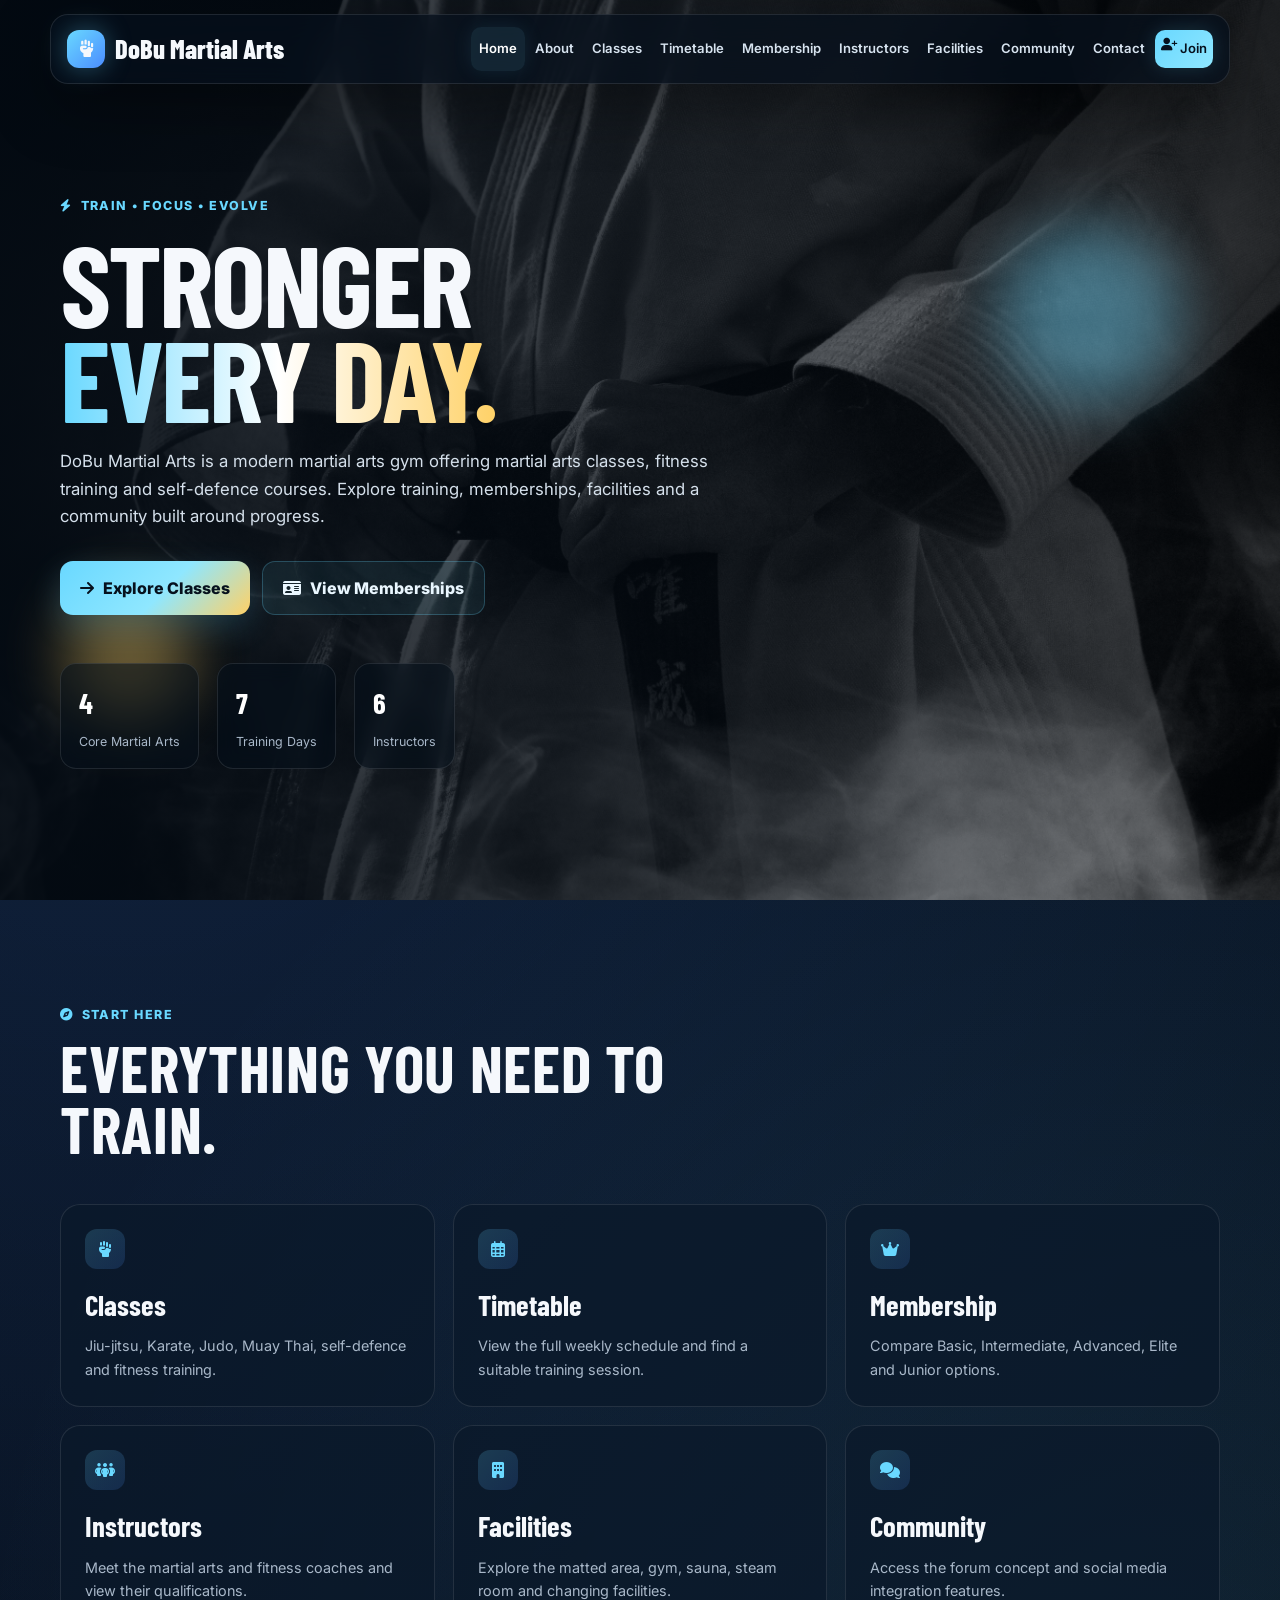
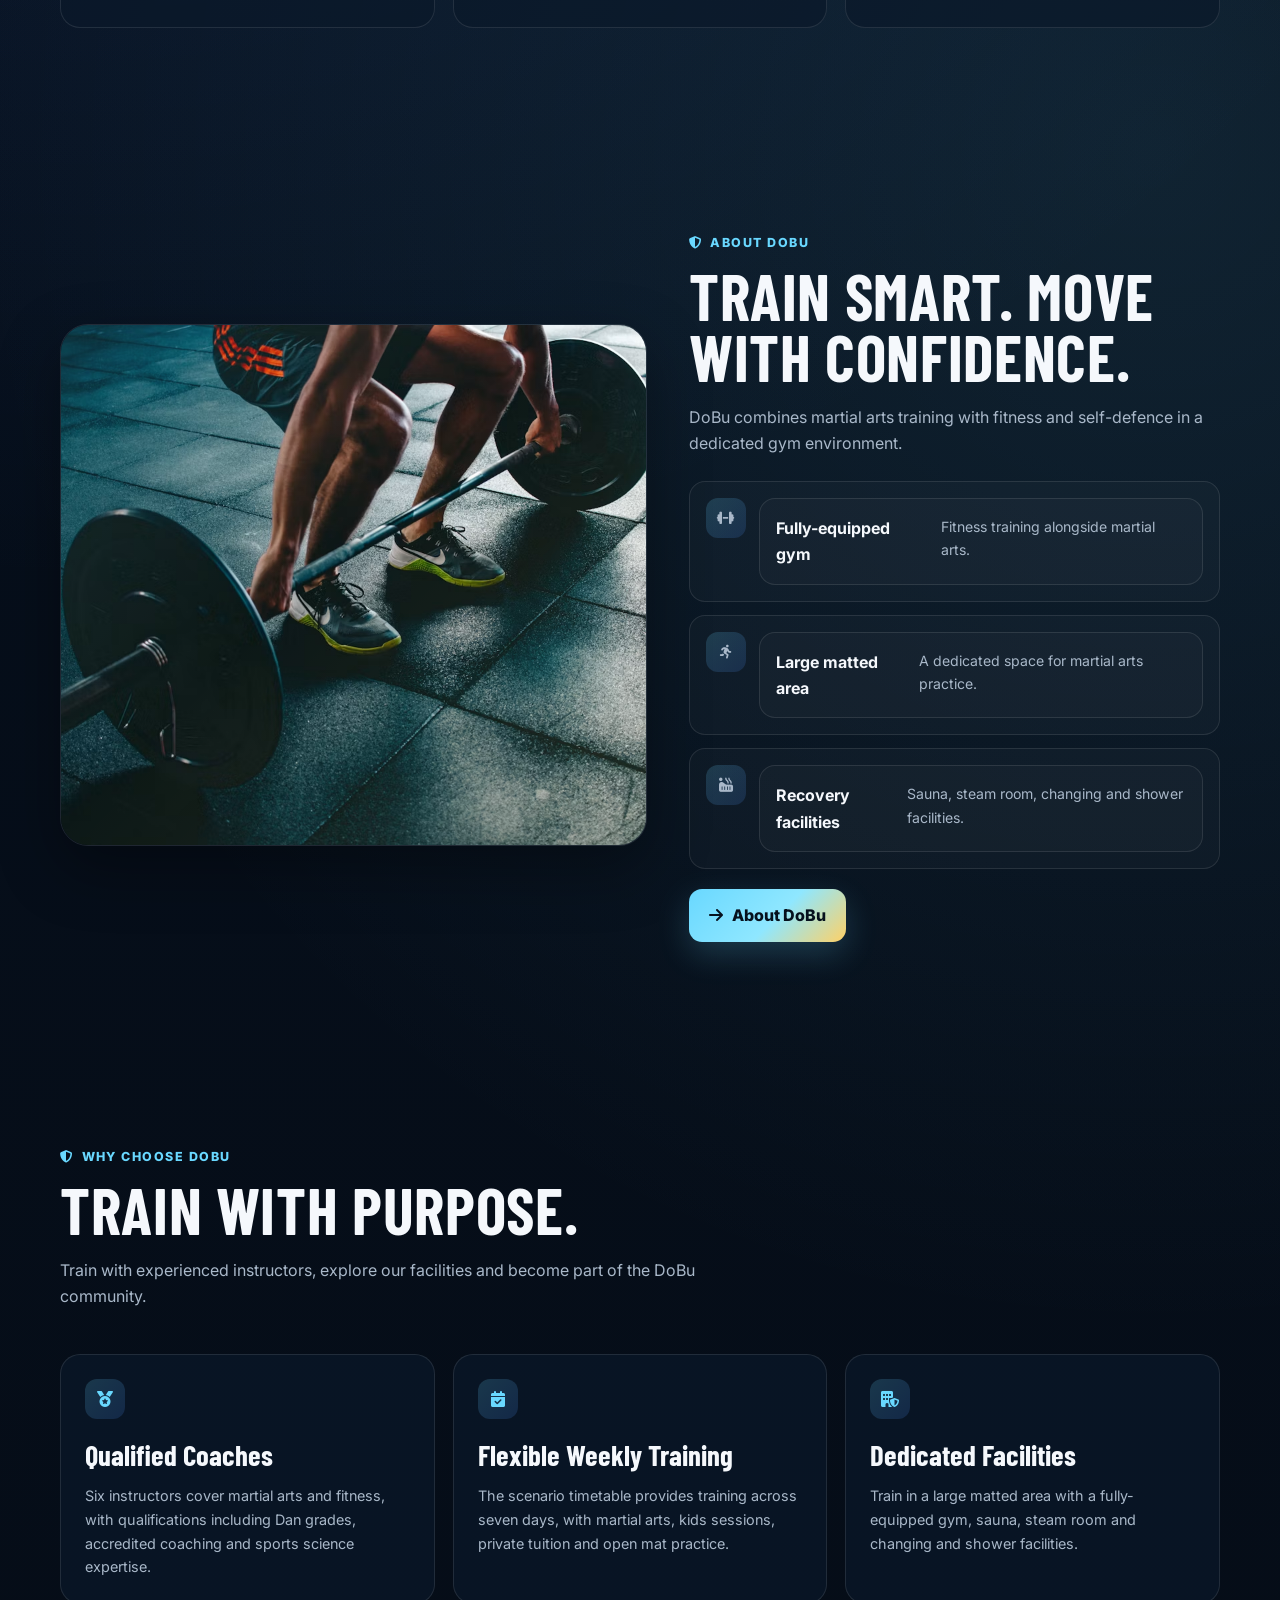
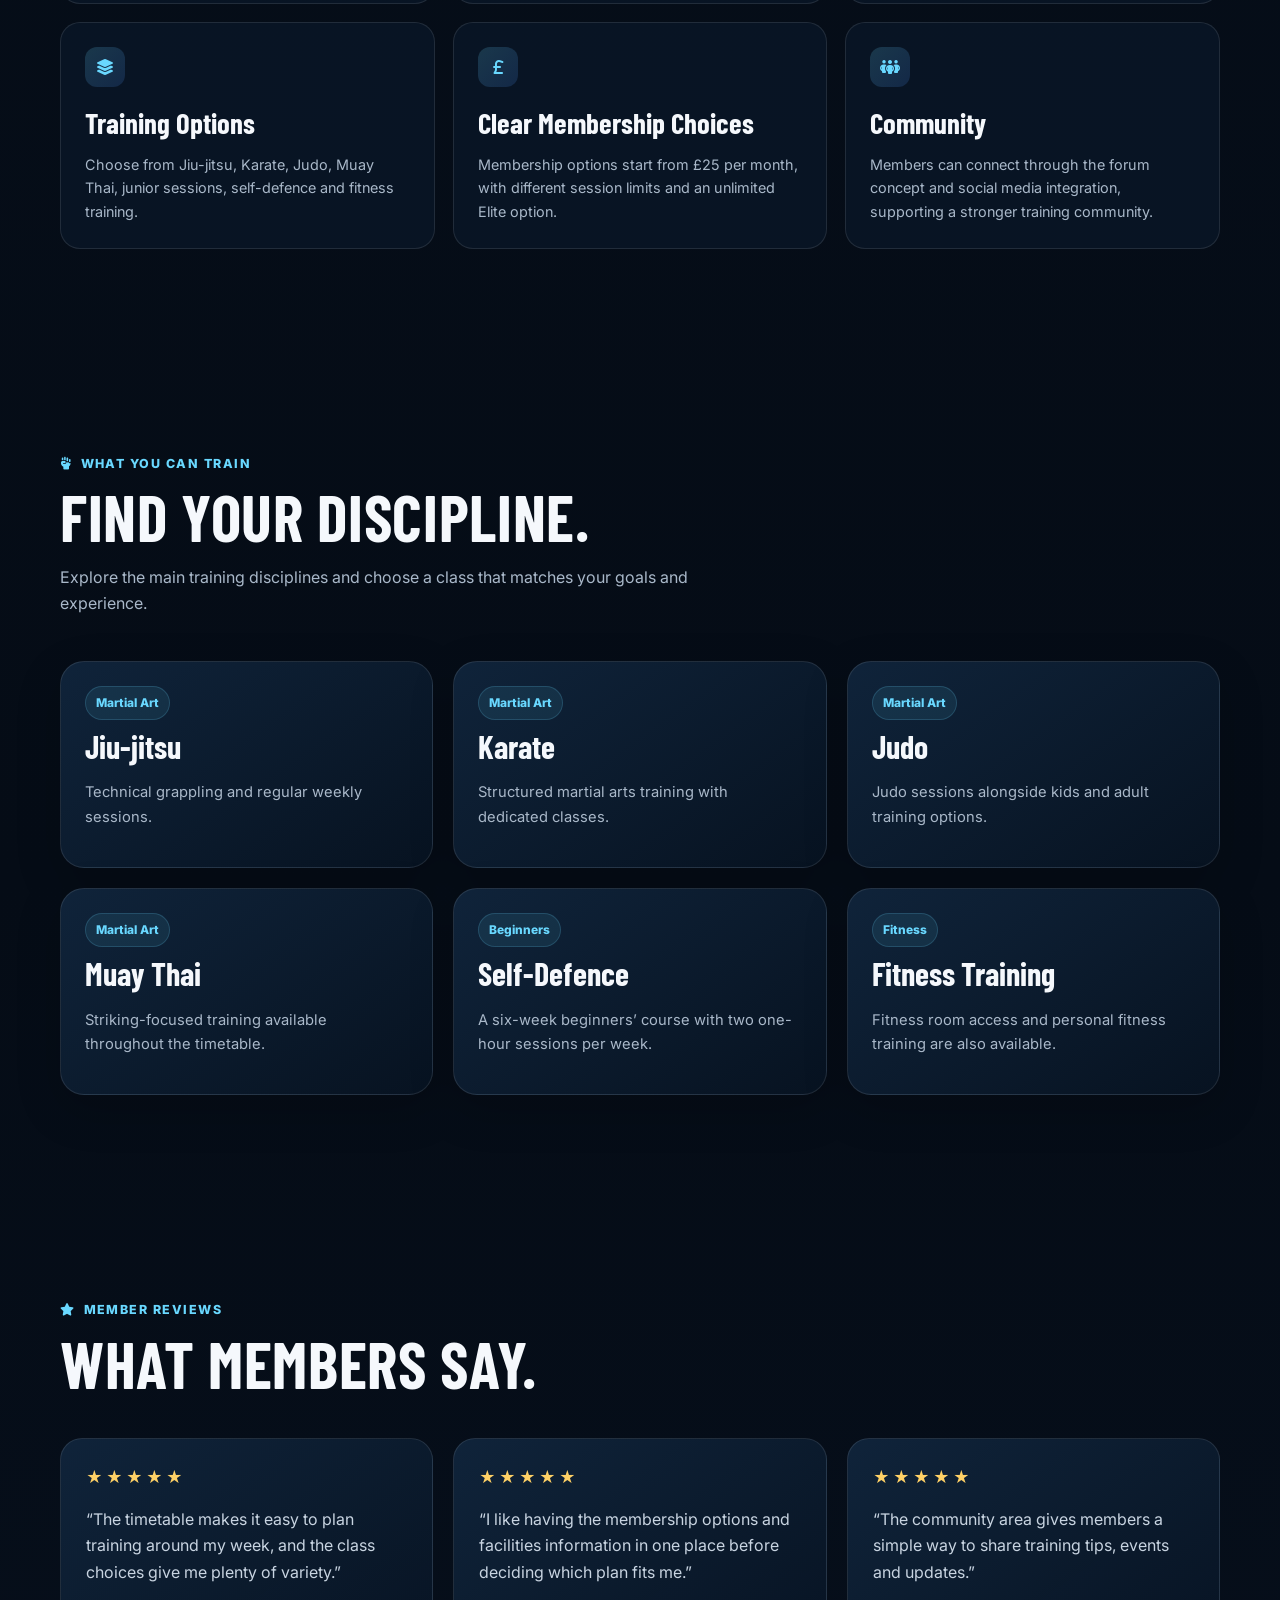
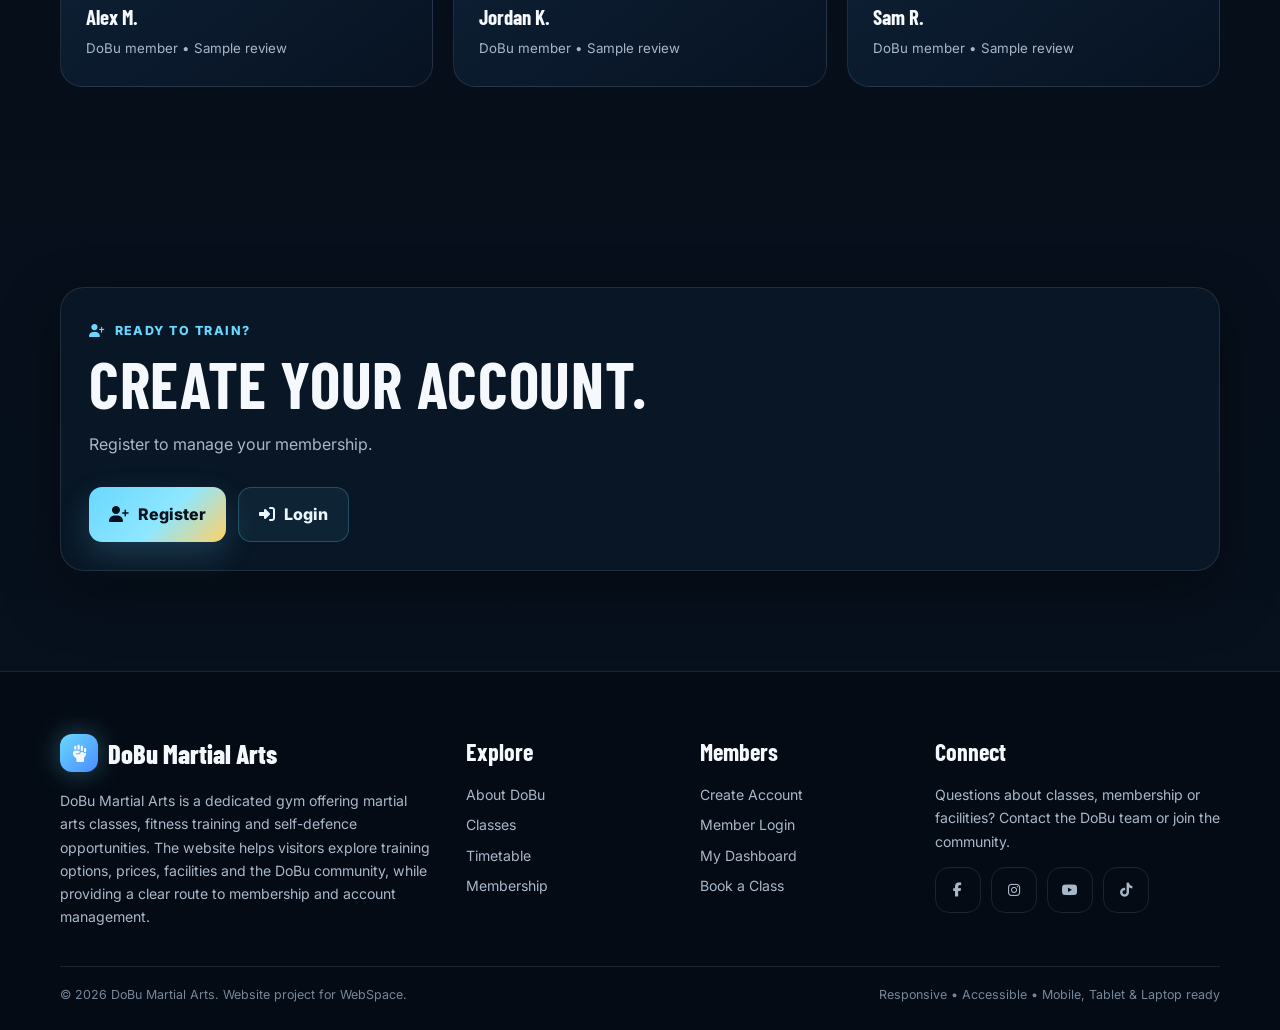
<file: index.html>
<!DOCTYPE html>
<html lang="en">

<head>
    <meta charset="UTF-8">
    <meta name="viewport" content="width=device-width, initial-scale=1.0">
    <title>DoBu Martial Arts | Home</title>
    <link rel="stylesheet" href="style.css">
    <link rel="stylesheet" href="https://cdnjs.cloudflare.com/ajax/libs/font-awesome/6.5.2/css/all.min.css">
    <link rel="shortcut icon" href="images/favicon.ico" type="image/x-icon">
</head>

<body>
    <header>
        <nav>
            <div class="logo">
                <span class="logo_mark"><i class="fa-solid fa-hand-fist"></i></span>
                <p>DoBu Martial Arts</p>
            </div>

            <button class="nav-toggle" aria-label="Open menu"><i class="fa-solid fa-bars"></i></button>

            <ul class="nav_link">
                <li><a href="index.html" class="active">Home</a></li>
                <li><a href="about.html">About</a></li>
                <li><a href="classes.html">Classes</a></li>
                <li><a href="timetable.html">Timetable</a></li>
                <li><a href="membership.html">Membership</a></li>
                <li><a href="instructors.html">Instructors</a></li>
                <li><a href="facilities.html">Facilities</a></li>
                <li><a href="community.html">Community</a></li>
                <li><a href="contact.html">Contact</a></li>
                <li class="join_tab">
                    <a href="register.html"><i class="fa-solid fa-user-plus"></i>&nbsp;Join</a>
                </li>
            </ul>
        </nav>
    </header>

    <main>
        <!-- Introduction -->
        <section id="intro">
            <div class="glow_dot dot1"></div>
            <div class="glow_dot dot2"></div>
            <div class="container">
                <div class="intro-content reveal">
                    <span class="title">
                        <i class="fa-solid fa-bolt"></i> Train • Focus • Evolve
                    </span>
                    <h1>STRONGER<br><span>EVERY DAY.</span></h1>
                    <p>DoBu Martial Arts is a modern martial arts gym offering martial arts classes, fitness training
                        and self-defence courses. Explore training, memberships, facilities and a community built around
                        progress.</p>
                </div>

                <div class="intro-button">
                    <a class="btn btn-explore" href="classes.html">
                        <i class="fa-solid fa-arrow-right"></i> Explore Classes
                    </a>
                    <a class="btn btn-view" href="membership.html">
                        <i class="fa-solid fa-id-card"></i> View Memberships
                    </a>
                </div>

                <div class="intro-num">
                    <div class="num"><strong>4</strong><span>Core Martial Arts</span></div>
                    <div class="num"><strong>7</strong><span>Training Days</span></div>
                    <div class="num"><strong>6</strong><span>Instructors</span></div>
                </div>
            </div>
        </section>

        <!-- Category -->
        <section id="main">
            <div class="container">
                <div class="category-title reveal">
                    <span class="title"><i class="fa-solid fa-compass"></i> Start Here</span>
                    <h2>EVERYTHING YOU NEED TO TRAIN.</h2>
                </div>

                <div class="info-grid">
                    <a class="info-card reveal" href="classes.html">
                        <span class="icon"><i class="fa-solid fa-hand-fist"></i></span>
                        <h3>Classes</h3>
                        <p>Jiu-jitsu, Karate, Judo, Muay Thai, self-defence and fitness training.</p>
                    </a>

                    <a class="info-card reveal" href="timetable.html">
                        <span class="icon">
                            <i class="fa-regular fa-calendar-days"></i>
                        </span>
                        <h3>Timetable</h3>
                        <p>View the full weekly schedule and find a suitable training session.</p>
                    </a>

                    <a class="info-card reveal" href="membership.html">
                        <span class="icon">
                            <i class="fa-solid fa-crown"></i>
                        </span>
                        <h3>Membership</h3>
                        <p>Compare Basic, Intermediate, Advanced, Elite and Junior options.</p>
                    </a>

                    <a class="info-card reveal" href="instructors.html">
                        <span class="icon">
                            <i class="fa-solid fa-people-group"></i>
                        </span>
                        <h3>Instructors</h3>
                        <p>Meet the martial arts and fitness coaches and view their qualifications.</p>
                    </a>

                    <a class="info-card reveal" href="facilities.html">
                        <span class="icon">
                            <i class="fa-solid fa-building"></i>
                        </span>
                        <h3>Facilities</h3>
                        <p>Explore the matted area, gym, sauna, steam room and changing facilities.</p>
                    </a>

                    <a class="info-card reveal" href="community.html">
                        <span class="icon">
                            <i class="fa-solid fa-comments"></i>
                        </span>
                        <h3>Community</h3>
                        <p>Access the forum concept and social media integration features.</p>
                    </a>
                </div>
            </div>
        </section>

        <!-- About -->
        <section id="main">
            <div class="container split reveal">
                <div class="feature-image"><img src="images/about.avif" alt="DoBu gym training facility"></div>

                <div>
                    <span class="title"><i class="fa-solid fa-shield-halved"></i> About DoBu</span>
                    <div class="category-title" style="margin-bottom:0">
                        <h2>TRAIN SMART. MOVE WITH CONFIDENCE.</h2>
                        <p>DoBu combines martial arts training with fitness and self-defence in a dedicated gym
                            environment.</p>
                    </div>

                    <div class="feature-list">
                        <div>
                            <span class="icon"><i class="fa-solid fa-dumbbell"></i></span>
                            <div>
                                <strong>Fully-equipped gym</strong><span>Fitness training alongside martial arts.</span>
                            </div>
                        </div>

                        <div>
                            <span class="icon"><i class="fa-solid fa-person-running"></i></span>
                            <div>
                                <strong>Large matted area</strong><span>A dedicated space for martial arts
                                    practice.</span>
                            </div>
                        </div>

                        <div>
                            <span class="icon"><i class="fa-solid fa-hot-tub-person"></i></span>
                            <div>
                                <strong>Recovery facilities</strong><span>Sauna, steam room, changing and shower
                                    facilities.</span>
                            </div>
                        </div>
                    </div>

                    <a class="btn btn-explore" href="about.html" style="margin-top:20px">
                        <i class="fa-solid fa-arrow-right"></i> About DoBu
                    </a>
                </div>
            </div>
        </section>

        <!-- Why choose DoBu -->
        <section id="main">
            <div class="container">
                <div class="category-title reveal">
                    <span class="title"><i class="fa-solid fa-shield-halved"></i> Why Choose DoBu</span>
                    <h2>TRAIN WITH PURPOSE.</h2>
                    <p>Train with experienced instructors, explore our facilities and become part of the DoBu community.
                    </p>
                </div>

                <div class="info-grid">
                    <div class="info-card reveal">
                        <span class="icon"><i class="fa-solid fa-medal"></i></span>
                        <h3>Qualified Coaches</h3>
                        <p>Six instructors cover martial arts and fitness, with qualifications including Dan grades,
                            accredited coaching and sports science expertise.</p>
                    </div>

                    <div class="info-card reveal">
                        <span class="icon"><i class="fa-solid fa-calendar-check"></i></span>
                        <h3>Flexible Weekly Training</h3>
                        <p>The scenario timetable provides training across seven days, with martial arts, kids sessions,
                            private tuition and open mat practice.</p>
                    </div>

                    <div class="info-card reveal"><span class="icon"><i class="fa-solid fa-building-shield"></i></span>
                        <h3>Dedicated Facilities</h3>
                        <p>Train in a large matted area with a fully-equipped gym, sauna, steam room and changing and
                            shower facilities.</p>
                    </div>

                    <div class="info-card reveal"><span class="icon"><i class="fa-solid fa-layer-group"></i></span>
                        <h3>Training Options</h3>
                        <p>Choose from Jiu-jitsu, Karate, Judo, Muay Thai, junior sessions, self-defence and fitness
                            training.</p>
                    </div>

                    <div class="info-card reveal"><span class="icon"><i class="fa-solid fa-sterling-sign"></i></span>
                        <h3>Clear Membership Choices</h3>
                        <p>Membership options start from £25 per month, with different session limits and an unlimited
                            Elite option.</p>
                    </div>

                    <div class="info-card reveal"><span class="icon"><i class="fa-solid fa-people-group"></i></span>
                        <h3>Community</h3>
                        <p>Members can connect through the forum concept and social media integration, supporting a
                            stronger training community.</p>
                    </div>
                </div>

            </div>
        </section>

        <!-- Choice -->
        <section id="main">
            <div class="container">
                <div class="category-title reveal">
                    <span class="title"><i class="fa-solid fa-hand-fist"></i> What You Can Train</span>
                    <h2>FIND YOUR DISCIPLINE.</h2>
                    <p>Explore the main training disciplines and choose a class that matches your goals and experience.
                    </p>
                </div>

                <div class="cards">
                    <a class="card reveal" href="classes.html">
                        <div class="card-body">
                            <span class="pill">Martial Art</span>
                            <h3>Jiu-jitsu</h3>
                            <p>Technical grappling and regular weekly sessions.</p>
                        </div>
                    </a>

                    <a class="card reveal" href="classes.html">
                        <div class="card-body">
                            <span class="pill">Martial Art</span>
                            <h3>Karate</h3>
                            <p>Structured martial arts training with dedicated classes.</p>
                        </div>
                    </a>

                    <a class="card reveal" href="classes.html">
                        <div class="card-body">
                            <span class="pill">Martial Art</span>
                            <h3>Judo</h3>
                            <p>Judo sessions alongside kids and adult training options.</p>
                        </div>
                    </a>

                    <a class="card reveal" href="classes.html">
                        <div class="card-body">
                            <span class="pill">Martial Art</span>
                            <h3>Muay Thai</h3>
                            <p>Striking-focused training available throughout the timetable.</p>
                        </div>
                    </a>

                    <a class="card reveal" href="classes.html">
                        <div class="card-body">
                            <span class="pill">Beginners</span>
                            <h3>Self-Defence</h3>
                            <p>A six-week beginners’ course with two one-hour sessions per week.</p>
                        </div>
                    </a>

                    <a class="card reveal" href="classes.html">
                        <div class="card-body">
                            <span class="pill">Fitness</span>
                            <h3>Fitness Training</h3>
                            <p>Fitness room access and personal fitness training are also available.</p>
                        </div>
                    </a>
                </div>

            </div>
        </section>

        <!-- Review -->
        <section id="main">
            <div class="container">
                <div class="category-title reveal">
                    <span class="title"><i class="fa-solid fa-star"></i> Member Reviews</span>
                    <h2>WHAT MEMBERS SAY.</h2>
                </div>

                <div class="review-grid">
                    <article class="review reveal">
                        <div class="stars">★★★★★</div>
                        <p>“The timetable makes it easy to plan training around my week, and the class choices give me
                            plenty of variety.”</p>
                        <strong>Alex M.</strong><br>
                        <small>DoBu member • Sample review</small>
                    </article>

                    <article class="review reveal">
                        <div class="stars">★★★★★</div>
                        <p>“I like having the membership options and facilities information in one place before deciding
                            which plan fits me.”</p>
                        <strong>Jordan K.</strong><br>
                        <small>DoBu member • Sample review</small>
                    </article>

                    <article class="review reveal">
                        <div class="stars">★★★★★</div>
                        <p>“The community area gives members a simple way to share training tips, events and updates.”
                        </p>
                        <strong>Sam R.</strong><br>
                        <small>DoBu member • Sample review</small>
                    </article>
                </div>
            </div>
        </section>

        <!-- Create Acc -->
        <section id="main">
            <div class="container">
                <div class="panel reveal">
                    <div class="category-title" style="margin-bottom:20px">
                        <span class="title"><i class="fa-solid fa-user-plus"></i> Ready to Train?</span>
                        <h2>CREATE YOUR ACCOUNT.</h2>
                        <p>Register to manage your membership.</p>
                    </div>

                    <div class="create_actions">
                        <a class="btn btn-explore" href="register.html">
                            <i class="fa-solid fa-user-plus"></i> Register
                        </a>

                        <a class="btn btn-view" href="login.html">
                            <i class="fa-solid fa-right-to-bracket"></i> Login
                        </a>
                    </div>
                </div>
            </div>
        </section>

        <!-- Messae -->
        <div class="toast" role="status"></div>

    </main>

    <footer>
        <div class="container">
            <div class="footer-grid">
                <div>
                    <div class="logo">
                        <span class="logo-mark"><i class="fa-solid fa-hand-fist"></i></span>DoBu Martial Arts
                    </div>
                    <p style="margin-top:14px">DoBu Martial Arts is a dedicated gym offering martial arts classes,
                        fitness training and self-defence opportunities. The website helps visitors explore training
                        options, prices, facilities and the DoBu community, while providing a clear route to membership
                        and account management.
                    </p>
                </div>

                <div>
                    <h3>Explore</h3>
                    <div class="footer-links">
                        <a href="about.html">About DoBu</a>
                        <a href="classes.html">Classes</a>
                        <a href="timetable.html">Timetable</a>
                        <a href="membership.html">Membership</a>
                    </div>
                </div>

                <div>
                    <h3>Members</h3>
                    <div class="footer-links">
                        <a href="register.html">Create Account</a>
                        <a href="login.html">Member Login</a>
                        <a href="dashboard.html">My Dashboard</a>
                        <a href="booking.html">Book a Class</a>
                    </div>
                </div>

                <div>
                    <h3>Connect</h3>
                    <p>Questions about classes, membership or facilities? Contact the DoBu team or join the community.
                    </p>
                    <div class="socials" style="margin-top:14px">
                        <a class="social" href="community.html" aria-label="Facebook">
                            <i class="fa-brands fa-facebook-f"></i>
                        </a>

                        <a class="social" href="community.html" aria-label="Instagram">
                            <i class="fa-brands fa-instagram"></i>
                        </a>

                        <a class="social" href="community.html" aria-label="YouTube">
                            <i class="fa-brands fa-youtube"></i>
                        </a>

                        <a class="social" href="community.html" aria-label="TikTok">
                            <i class="fa-brands fa-tiktok"></i>
                        </a>
                    </div>
                </div>
            </div>

            <div class="copyright">
                <span>© 2026 DoBu Martial Arts. Website project for WebSpace.</span>
                <span>Responsive • Accessible • Mobile, Tablet & Laptop ready</span>
            </div>

        </div>
    </footer>

    <script src="script.js"></script>

</body>

</html>
</file>
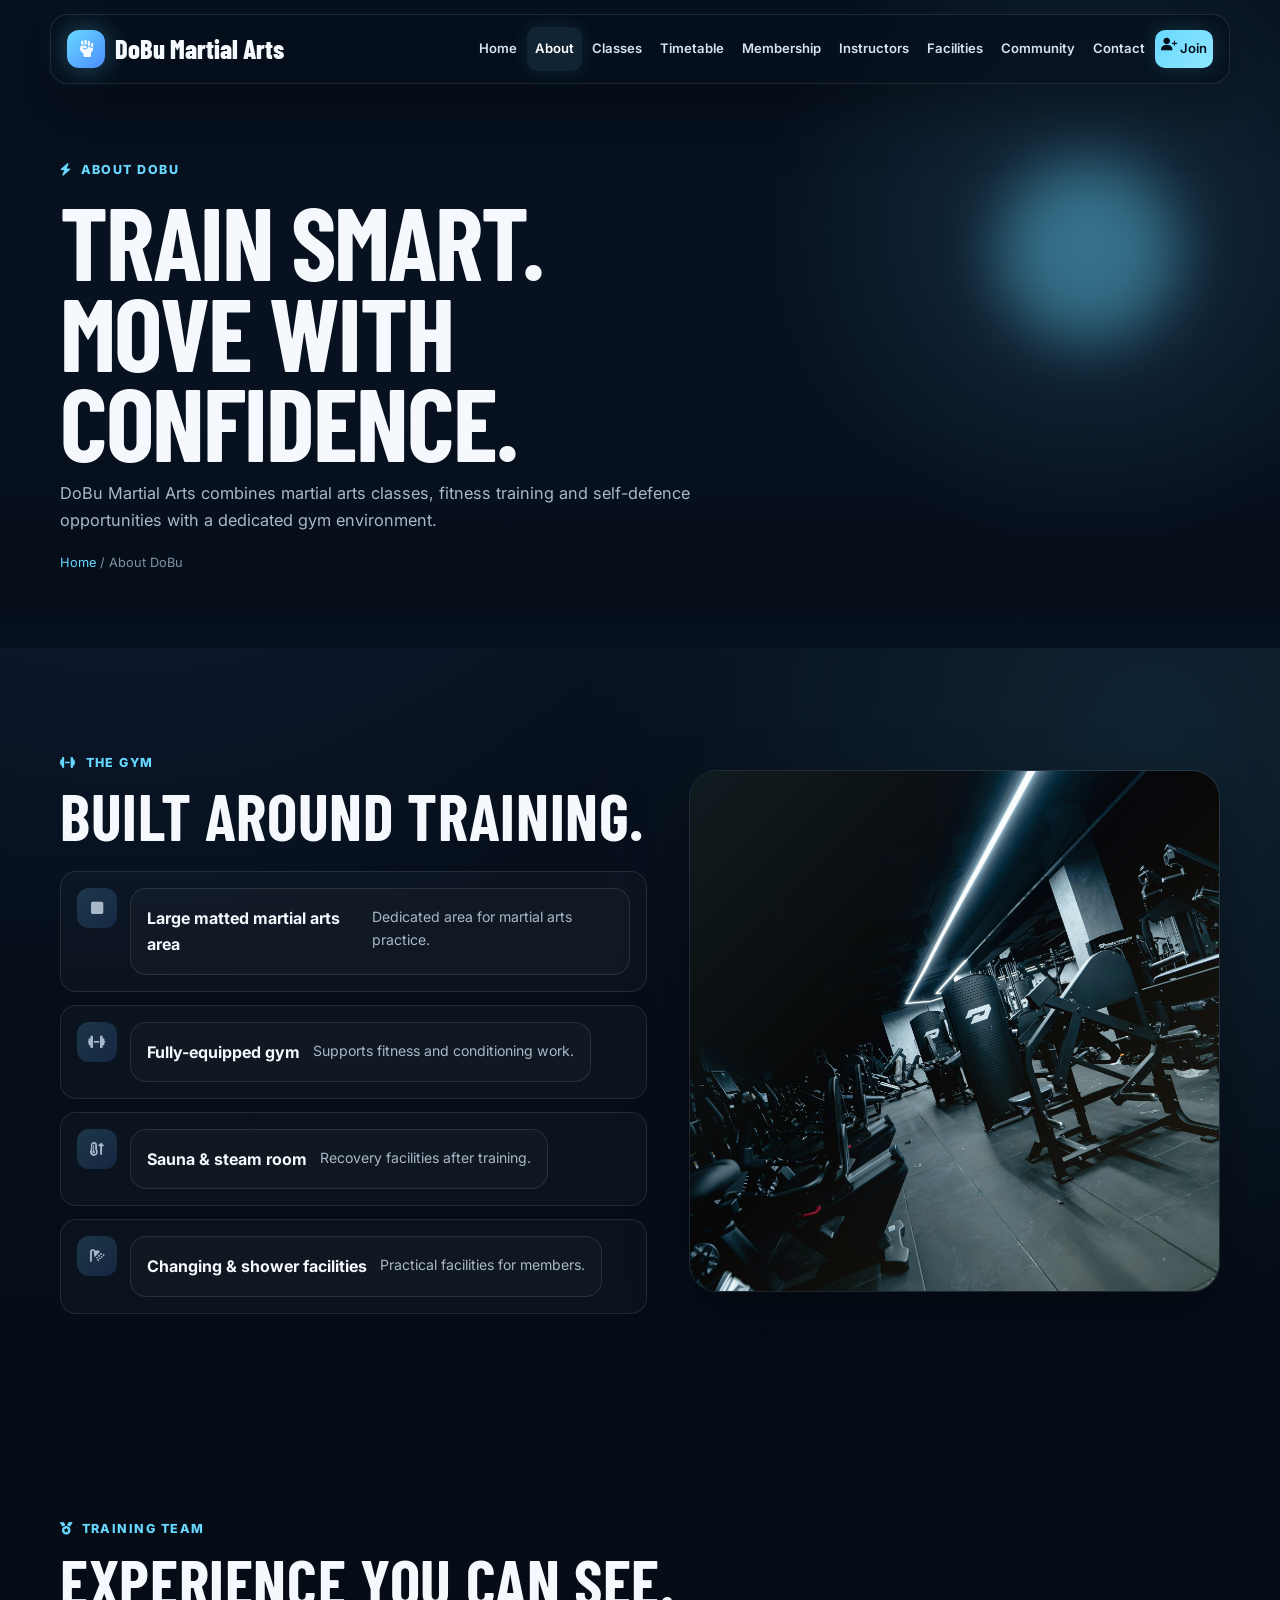
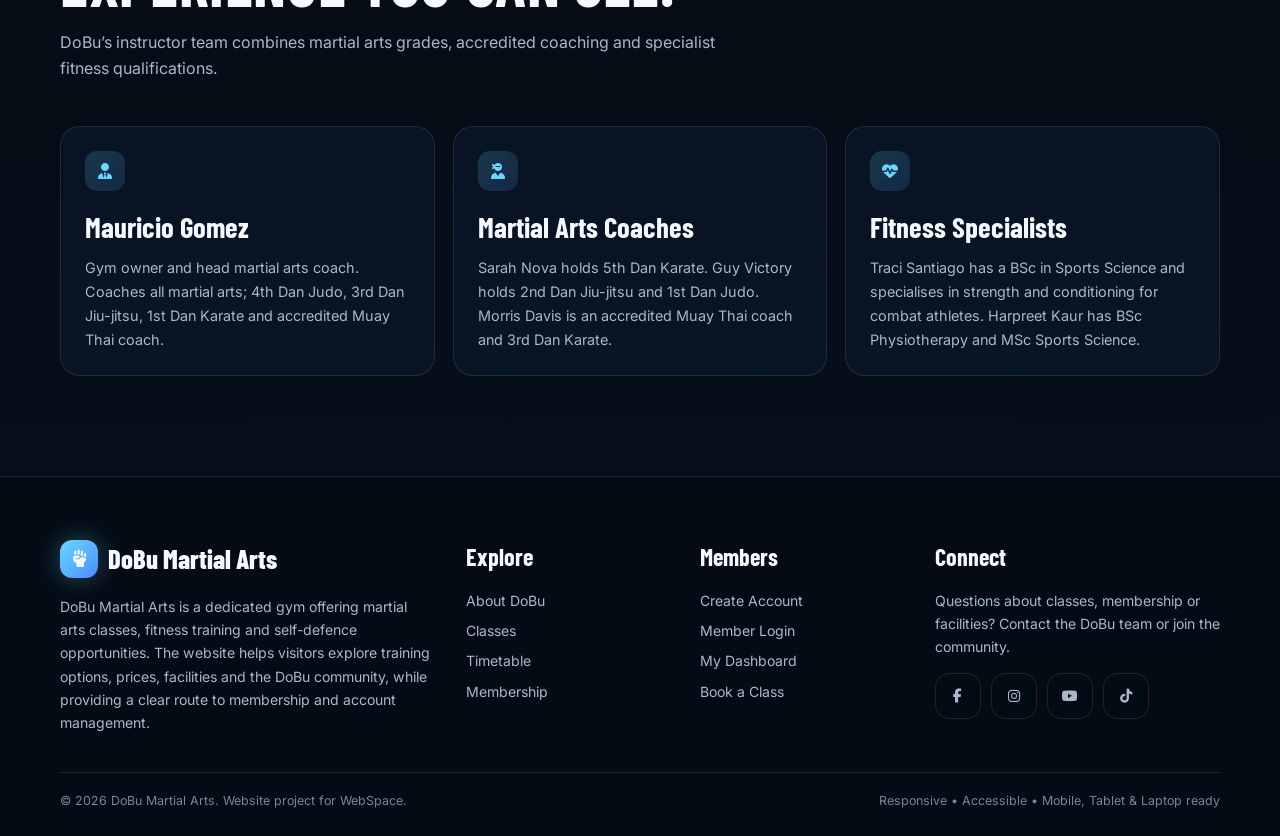
<file: about.html>
<!DOCTYPE html>
<html lang="en">

<head>
    <meta charset="UTF-8">
    <meta name="viewport" content="width=device-width, initial-scale=1.0">
    <title>DoBu Martial Arts | About</title>
    <link rel="stylesheet" href="style.css">
    <link rel="stylesheet" href="https://cdnjs.cloudflare.com/ajax/libs/font-awesome/6.5.2/css/all.min.css">
    <link rel="shortcut icon" href="images/favicon.ico" type="image/x-icon">
</head>

<body>
    <header>
        <nav>
            <div class="logo">
                <span class="logo_mark"><i class="fa-solid fa-hand-fist"></i></span>
                <p>DoBu Martial Arts</p>
            </div>

            <button class="nav-toggle" aria-label="Open menu"><i class="fa-solid fa-bars"></i></button>

            <ul class="nav_link">
                <li><a href="index.html">Home</a></li>
                <li><a href="about.html" class="active">About</a></li>
                <li><a href="classes.html">Classes</a></li>
                <li><a href="timetable.html">Timetable</a></li>
                <li><a href="membership.html">Membership</a></li>
                <li><a href="instructors.html">Instructors</a></li>
                <li><a href="facilities.html">Facilities</a></li>
                <li><a href="community.html">Community</a></li>
                <li><a href="contact.html">Contact</a></li>
                <li class="join_tab">
                    <a href="register.html"><i class="fa-solid fa-user-plus"></i>&nbsp;Join</a>
                </li>
            </ul>
        </nav>
    </header>

    <main>
        <!-- About title -->
        <section id="page-intro">
            <div class="glow_dot dot1"></div>

            <div class="container">
                <div class="intro-content reveal">
                    <span class="title"><i class="fa-solid fa-bolt"></i> About DoBu</span>
                    <h1>TRAIN SMART. <br>
                        MOVE WITH CONFIDENCE.</h1>
                    <p>DoBu Martial Arts combines martial arts classes, fitness training and self-defence
                        opportunities with
                        a dedicated gym environment.</p>

                    <div class="path">
                        <a href="index.html">Home</a> / About DoBu
                    </div>
                </div>
            </div>
        </section>

        <!-- Gym -->
        <section id="main">
            <div class="container split reveal">
                <div>
                    <span class="title"><i class="fa-solid fa-dumbbell"></i> The Gym</span>
                    <div class="category-title" style="margin-bottom:0">
                        <h2>BUILT AROUND TRAINING.</h2>
                    </div>

                    <div class="feature-list">
                        <div>
                            <span class="icon"><i class="fa-solid fa-square"></i></span>
                            <div>
                                <strong>Large matted martial arts area</strong>
                                <span>Dedicated area for martial arts practice.</span>
                            </div>
                        </div>

                        <div>
                            <span class="icon"><i class="fa-solid fa-dumbbell"></i></span>
                            <div>
                                <strong>Fully-equipped gym</strong>
                                <span>Supports fitness and conditioning work.</span>
                            </div>
                        </div>

                        <div>
                            <span class="icon"><i class="fa-solid fa-temperature-arrow-up"></i></span>
                            <div>
                                <strong>Sauna & steam room</strong>
                                <span>Recovery facilities after training.</span>
                            </div>
                        </div>

                        <div>
                            <span class="icon"><i class="fa-solid fa-shower"></i></span>
                            <div>
                                <strong>Changing & shower facilities</strong>
                                <span>Practical facilities for members.</span>
                            </div>
                        </div>
                    </div>
                </div>

                <div class="feature-image">
                    <img src="images/about.jpg" alt="Gym facility">
                </div>
            </div>
        </section>

        <!-- Team ability -->
        <section id="main">
            <div class="container">
                <div class="category-title reveal">
                    <span class="title"><i class="fa-solid fa-medal"></i> Training Team</span>
                    <h2>EXPERIENCE YOU CAN SEE.</h2>
                    <p>DoBu’s instructor team combines martial arts grades, accredited coaching and specialist fitness
                        qualifications.</p>
                </div>

                <div class="info-grid">
                    <div class="info-card reveal">
                        <span class="icon"><i class="fa-solid fa-user-tie"></i></span>
                        <h3>Mauricio Gomez</h3>
                        <p>Gym owner and head martial arts coach. Coaches all martial arts; 4th Dan Judo, 3rd Dan
                            Jiu-jitsu,
                            1st Dan Karate and accredited Muay Thai coach.</p>
                    </div>

                    <div class="info-card reveal">
                        <span class="icon"><i class="fa-solid fa-user-ninja"></i></span>
                        <h3>Martial Arts Coaches</h3>
                        <p>Sarah Nova holds 5th Dan Karate. Guy Victory holds 2nd Dan Jiu-jitsu and 1st Dan Judo. Morris
                            Davis is an accredited Muay Thai coach and 3rd Dan Karate.</p>
                    </div>

                    <div class="info-card reveal">
                        <span class="icon"><i class="fa-solid fa-heart-pulse"></i></span>
                        <h3>Fitness Specialists</h3>
                        <p>Traci Santiago has a BSc in Sports Science and specialises in strength and conditioning for
                            combat athletes. Harpreet Kaur has BSc Physiotherapy and MSc Sports Science.</p>
                    </div>
                </div>
            </div>
        </section>

    </main>

    <!-- Message -->
    <div class="toast" role="status"></div>

    <footer>
        <div class="container">
            <div class="footer-grid">
                <div>
                    <div class="logo">
                        <span class="logo-mark"><i class="fa-solid fa-hand-fist"></i></span>DoBu Martial Arts
                    </div>
                    <p style="margin-top:14px">DoBu Martial Arts is a dedicated gym offering martial arts classes,
                        fitness training and self-defence opportunities. The website helps visitors explore training
                        options, prices, facilities and the DoBu community, while providing a clear route to membership
                        and account management.
                    </p>
                </div>

                <div>
                    <h3>Explore</h3>
                    <div class="footer-links">
                        <a href="about.html">About DoBu</a>
                        <a href="classes.html">Classes</a>
                        <a href="timetable.html">Timetable</a>
                        <a href="membership.html">Membership</a>
                    </div>
                </div>

                <div>
                    <h3>Members</h3>
                    <div class="footer-links">
                        <a href="register.html">Create Account</a>
                        <a href="login.html">Member Login</a>
                        <a href="dashboard.html">My Dashboard</a>
                        <a href="booking.html">Book a Class</a>
                    </div>
                </div>

                <div>
                    <h3>Connect</h3>
                    <p>Questions about classes, membership or facilities? Contact the DoBu team or join the community.
                    </p>
                    <div class="socials" style="margin-top:14px">
                        <a class="social" href="community.html" aria-label="Facebook">
                            <i class="fa-brands fa-facebook-f"></i>
                        </a>

                        <a class="social" href="community.html" aria-label="Instagram">
                            <i class="fa-brands fa-instagram"></i>
                        </a>

                        <a class="social" href="community.html" aria-label="YouTube">
                            <i class="fa-brands fa-youtube"></i>
                        </a>

                        <a class="social" href="community.html" aria-label="TikTok">
                            <i class="fa-brands fa-tiktok"></i>
                        </a>
                    </div>
                </div>
            </div>

            <div class="copyright">
                <span>© 2026 DoBu Martial Arts. Website project for WebSpace.</span>
                <span>Responsive • Accessible • Mobile, Tablet & Laptop ready</span>
            </div>

        </div>
    </footer>

    <script src="script.js"></script>

</body>

</html>
</file>
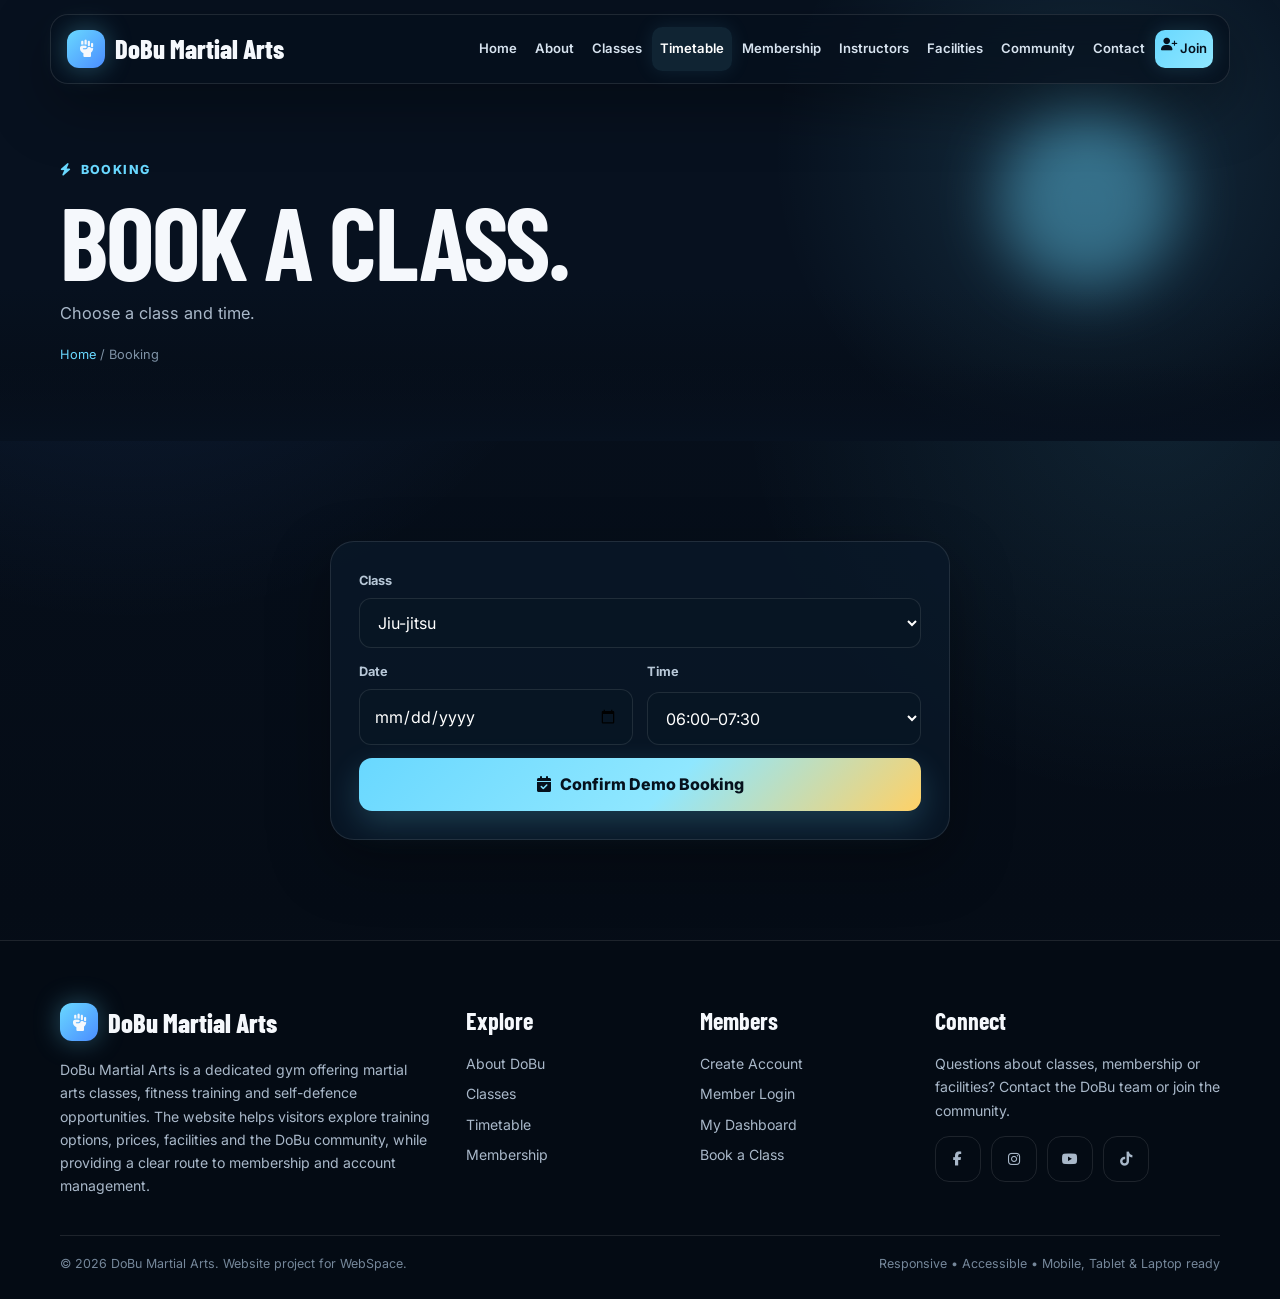
<file: booking.html>
<!DOCTYPE html>
<html lang="en">

<head>
    <meta charset="UTF-8">
    <meta name="viewport" content="width=device-width, initial-scale=1.0">
    <title>DoBu Martial Arts | Booking</title>
    <link rel="stylesheet" href="style.css">
    <link rel="stylesheet" href="https://cdnjs.cloudflare.com/ajax/libs/font-awesome/6.5.2/css/all.min.css">
    <link rel="shortcut icon" href="images/favicon.ico" type="image/x-icon">
</head>

<body>
    <header>
        <nav>
            <div class="logo">
                <span class="logo_mark"><i class="fa-solid fa-hand-fist"></i></span>
                <p>DoBu Martial Arts</p>
            </div>

            <button class="nav-toggle" aria-label="Open menu"><i class="fa-solid fa-bars"></i></button>

            <ul class="nav_link">
                <li><a href="index.html">Home</a></li>
                <li><a href="about.html">About</a></li>
                <li><a href="classes.html">Classes</a></li>
                <li><a href="timetable.html" class="active">Timetable</a></li>
                <li><a href="membership.html">Membership</a></li>
                <li><a href="instructors.html">Instructors</a></li>
                <li><a href="facilities.html">Facilities</a></li>
                <li><a href="community.html">Community</a></li>
                <li><a href="contact.html">Contact</a></li>
                <li class="join_tab">
                    <a href="register.html"><i class="fa-solid fa-user-plus"></i>&nbsp;Join</a>
                </li>
            </ul>
        </nav>
    </header>

    <main>
        <!-- Booking title -->
        <section id="page-intro">
            <div class="glow_dot dot1"></div>

            <div class="container">
                <div class="intro-content reveal">
                    <span class="title"><i class="fa-solid fa-bolt"></i> Booking</span>
                    <h1>BOOK A CLASS.</h1>
                    <p>Choose a class and time.</p>

                    <div class="path">
                        <a href="index.html">Home</a> / Booking
                    </div>
                </div>
            </div>
        </section>

        <!-- Booking Form -->
        <section id="main">
            <div class="container auth-wrap">
                <div class="panel reveal">

                    <form class="form" id="bookingForm">
                        <div class="field">
                            <label>Class</label>
                            <select id="bookClass">
                                <option>Jiu-jitsu</option>
                                <option>Karate</option>
                                <option>Judo</option>
                                <option>Muay Thai</option>
                                <option>Kids jiu-jitsu</option>
                                <option>Kids judo</option>
                                <option>Kids karate</option>
                                <option>Private tuition</option>
                                <option>Open mat / personal practice</option>
                            </select>
                        </div>

                        <div class="form-grid">
                            <div class="field">
                                <label>Date</label>
                                <input id="bookDate" type="date" required>
                            </div>

                            <div class="field">
                                <label>Time</label>
                                <select id="bookTime">
                                    <option>06:00–07:30</option>
                                    <option>08:00–10:00</option>
                                    <option>10:30–12:00</option>
                                    <option>13:00–14:30</option>
                                    <option>15:00–17:00</option>
                                    <option>17:30–19:00</option>
                                    <option>19:00–21:00</option>
                                </select>
                            </div>
                        </div>

                        <button class="btn btn-explore" type="submit">
                            <i class="fa-solid fa-calendar-check"></i>Confirm Demo Booking
                        </button>
                    </form>
                </div>
            </div>
        </section>
    </main>

    <!-- Message -->
    <div class="toast" role="status"></div>

    <footer>
        <div class="container">
            <div class="footer-grid">
                <div>
                    <div class="logo">
                        <span class="logo-mark"><i class="fa-solid fa-hand-fist"></i></span>DoBu Martial Arts
                    </div>
                    <p style="margin-top:14px">DoBu Martial Arts is a dedicated gym offering martial arts classes,
                        fitness training and self-defence opportunities. The website helps visitors explore training
                        options, prices, facilities and the DoBu community, while providing a clear route to membership
                        and account management.
                    </p>
                </div>

                <div>
                    <h3>Explore</h3>
                    <div class="footer-links">
                        <a href="about.html">About DoBu</a>
                        <a href="classes.html">Classes</a>
                        <a href="timetable.html">Timetable</a>
                        <a href="membership.html">Membership</a>
                    </div>
                </div>

                <div>
                    <h3>Members</h3>
                    <div class="footer-links">
                        <a href="register.html">Create Account</a>
                        <a href="login.html">Member Login</a>
                        <a href="dashboard.html">My Dashboard</a>
                        <a href="booking.html">Book a Class</a>
                    </div>
                </div>

                <div>
                    <h3>Connect</h3>
                    <p>Questions about classes, membership or facilities? Contact the DoBu team or join the community.
                    </p>
                    <div class="socials" style="margin-top:14px">
                        <a class="social" href="community.html" aria-label="Facebook">
                            <i class="fa-brands fa-facebook-f"></i>
                        </a>

                        <a class="social" href="community.html" aria-label="Instagram">
                            <i class="fa-brands fa-instagram"></i>
                        </a>

                        <a class="social" href="community.html" aria-label="YouTube">
                            <i class="fa-brands fa-youtube"></i>
                        </a>

                        <a class="social" href="community.html" aria-label="TikTok">
                            <i class="fa-brands fa-tiktok"></i>
                        </a>
                    </div>
                </div>
            </div>

            <div class="copyright">
                <span>© 2026 DoBu Martial Arts. Website project for WebSpace.</span>
                <span>Responsive • Accessible • Mobile, Tablet & Laptop ready</span>
            </div>

        </div>
    </footer>

    <script src="script.js"></script>

</body>

</html>
</file>
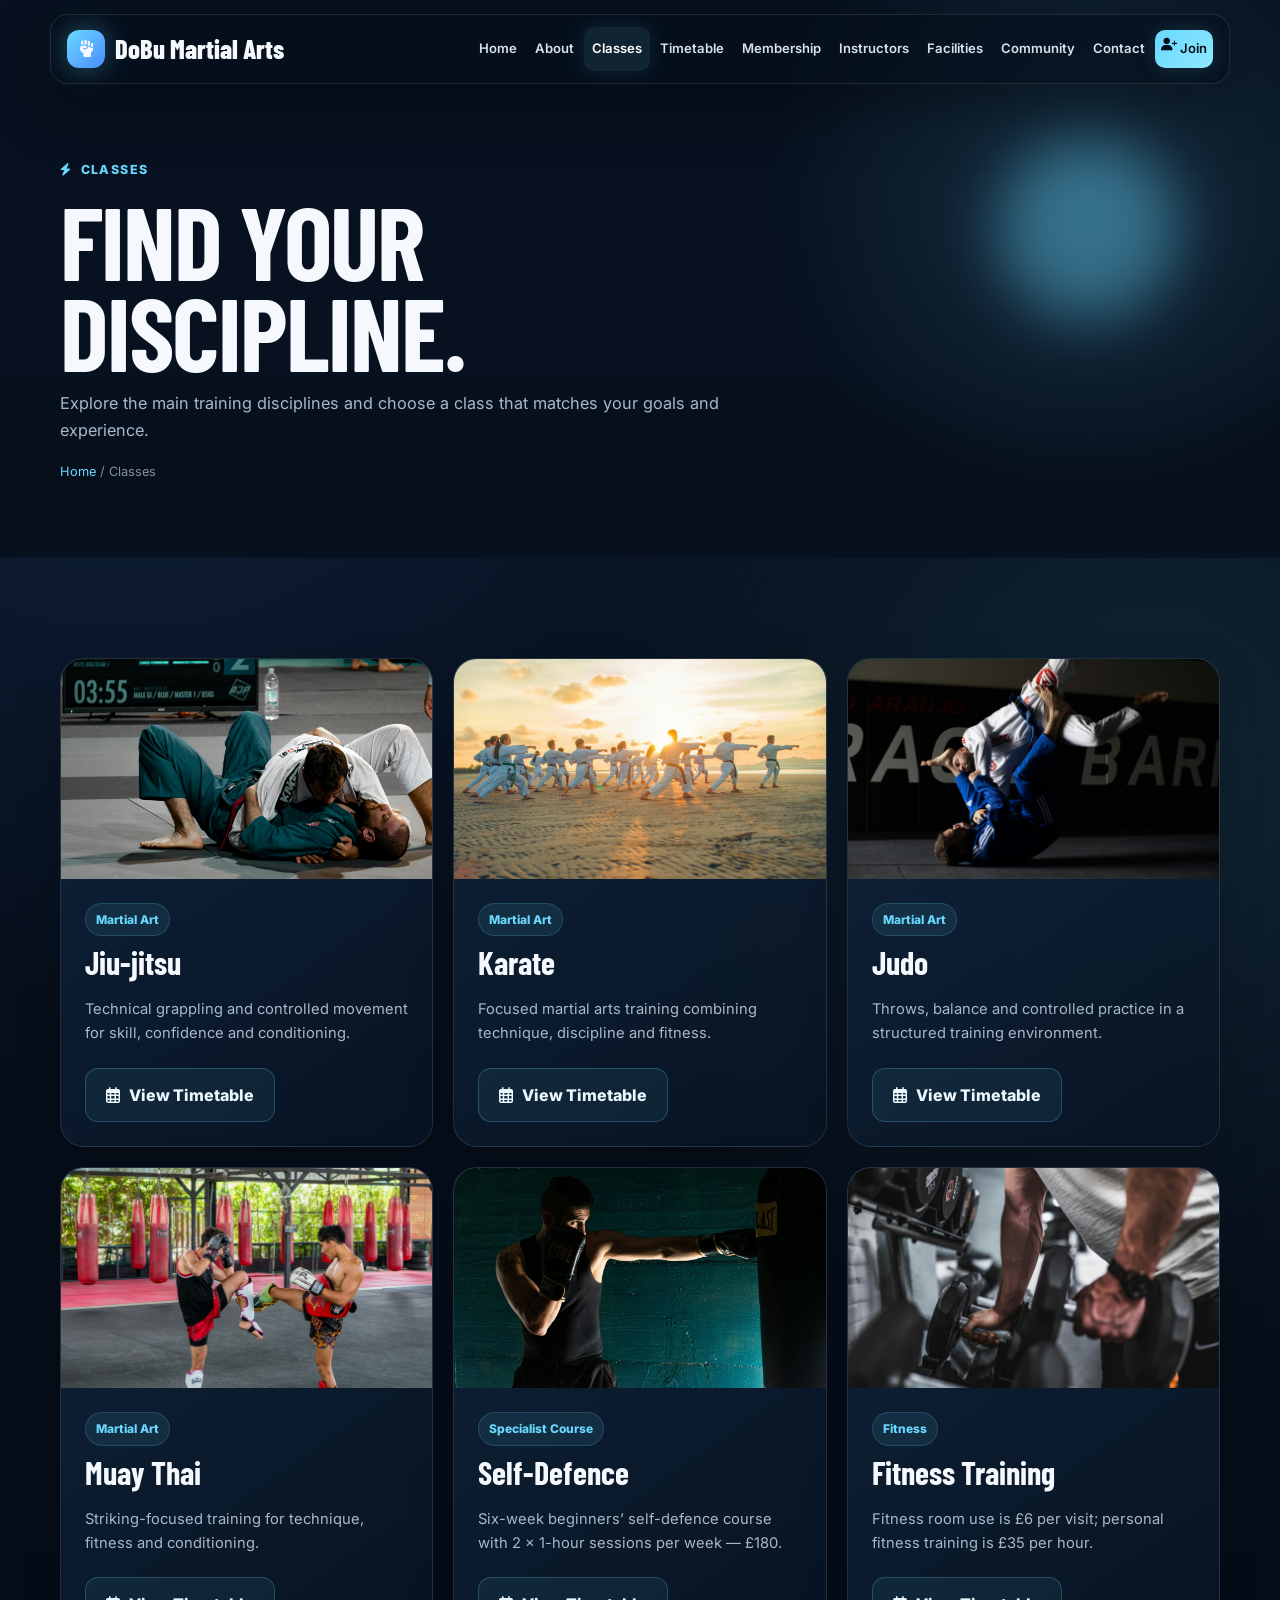
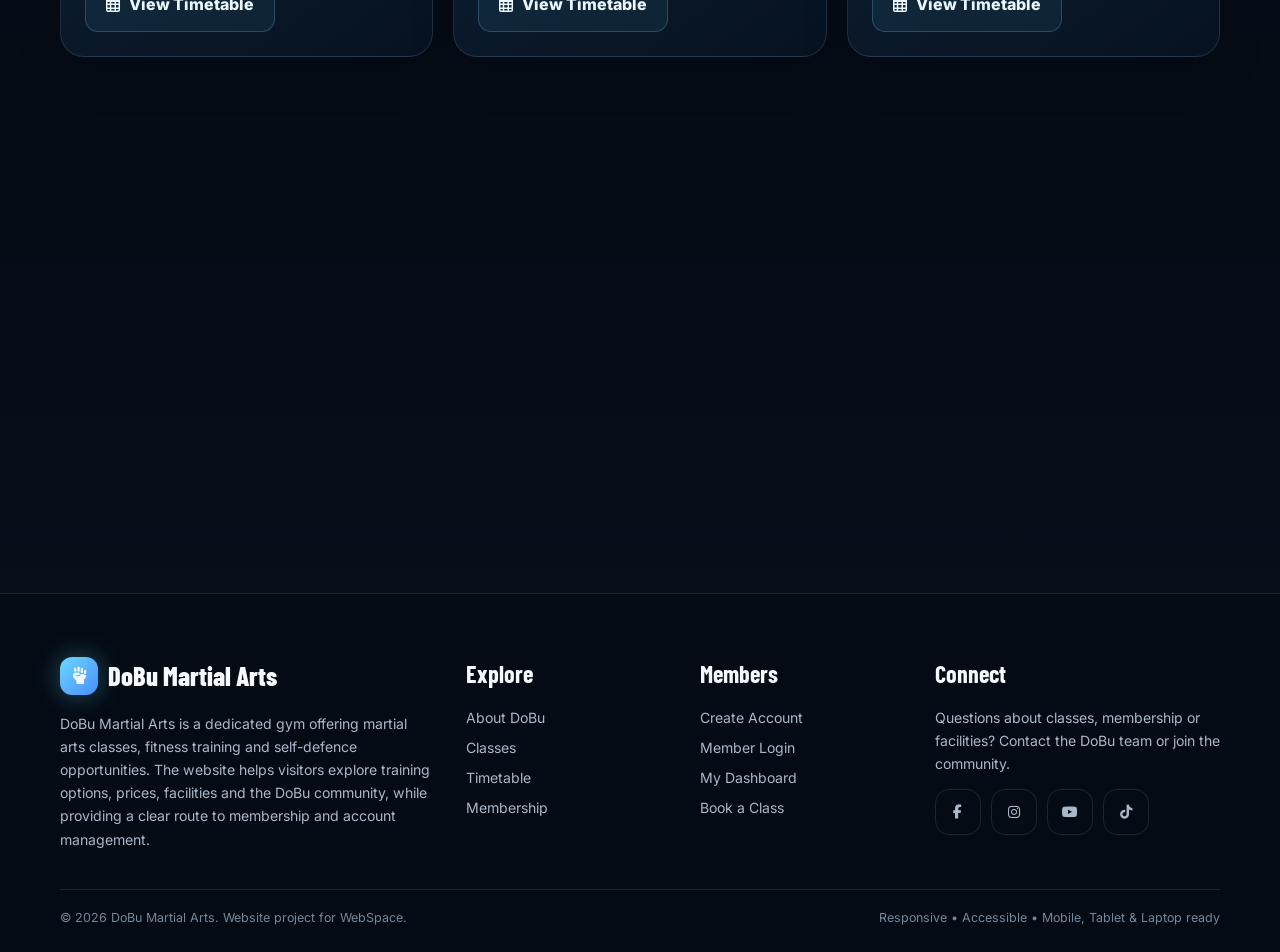
<file: classes.html>
<!DOCTYPE html>
<html lang="en">

<head>
    <meta charset="UTF-8">
    <meta name="viewport" content="width=device-width, initial-scale=1.0">
    <title>DoBu Martial Arts | Classes</title>
    <link rel="stylesheet" href="style.css">
    <link rel="stylesheet" href="https://cdnjs.cloudflare.com/ajax/libs/font-awesome/6.5.2/css/all.min.css">
    <link rel="shortcut icon" href="images/favicon.ico" type="image/x-icon">
</head>

<body>
    <header>
        <nav>
            <div class="logo">
                <span class="logo_mark"><i class="fa-solid fa-hand-fist"></i></span>
                <p>DoBu Martial Arts</p>
            </div>

            <button class="nav-toggle" aria-label="Open menu"><i class="fa-solid fa-bars"></i></button>

            <ul class="nav_link">
                <li><a href="index.html">Home</a></li>
                <li><a href="about.html">About</a></li>
                <li><a href="classes.html" class="active">Classes</a></li>
                <li><a href="timetable.html">Timetable</a></li>
                <li><a href="membership.html">Membership</a></li>
                <li><a href="instructors.html">Instructors</a></li>
                <li><a href="facilities.html">Facilities</a></li>
                <li><a href="community.html">Community</a></li>
                <li><a href="contact.html">Contact</a></li>
                <li class="join_tab">
                    <a href="register.html"><i class="fa-solid fa-user-plus"></i>&nbsp;Join</a>
                </li>
            </ul>
        </nav>
    </header>

    <main>
        <!-- Classes title -->
        <section id="page-intro">
            <div class="glow_dot dot1"></div>

            <div class="container">
                <div class="intro-content reveal">
                    <span class="title"><i class="fa-solid fa-bolt"></i> Classes</span>
                    <h1>FIND YOUR
                        DISCIPLINE.</h1>
                    <p>Explore the main training disciplines and choose a class that matches your goals and experience.
                    </p>

                    <div class="path">
                        <a href="index.html">Home</a> / Classes
                    </div>
                </div>
            </div>
        </section>

        <!-- Martial Arts -->
        <section id="main">
            <div class="container">
                <div class="cards">
                    <article class="card reveal">
                        <div class="card-img">
                            <img src="images/jiujitsu.jpg" alt="Jiu-jitsu">
                        </div>

                        <div class="card-body">
                            <span class="pill">Martial Art</span>
                            <h3>Jiu-jitsu</h3>
                            <p>Technical grappling and controlled movement for skill, confidence and conditioning.</p>
                            <a class="btn btn-view" href="timetable.html" style="margin-top:8px">
                                <i class="fa-regular fa-calendar-days"></i> View Timetable
                            </a>
                        </div>
                    </article>

                    <article class="card reveal">
                        <div class="card-img">
                            <img src="images/karate.jpg" alt="Karate">
                        </div>
                        <div class="card-body">
                            <span class="pill">Martial Art</span>
                            <h3>Karate</h3>
                            <p>Focused martial arts training combining technique, discipline and fitness.</p>
                            <a class="btn btn-view" href="timetable.html" style="margin-top:8px">
                                <i class="fa-regular fa-calendar-days"></i> View Timetable
                            </a>
                        </div>
                    </article>

                    <article class="card reveal">
                        <div class="card-img">
                            <img src="images/judo.jpg" alt="Judo">
                        </div>
                        <div class="card-body">
                            <span class="pill">Martial Art</span>
                            <h3>Judo</h3>
                            <p>Throws, balance and controlled practice in a structured training environment.</p>
                            <a class="btn btn-view" href="timetable.html" style="margin-top:8px">
                                <i class="fa-regular fa-calendar-days"></i> View Timetable
                            </a>
                        </div>
                    </article>

                    <article class="card reveal">
                        <div class="card-img">
                            <img src="images/muaythai.jpg" alt="Muay Thai">
                        </div>
                        <div class="card-body">
                            <span class="pill">Martial Art</span>
                            <h3>Muay Thai</h3>
                            <p>Striking-focused training for technique, fitness and conditioning.</p>
                            <a class="btn btn-view" href="timetable.html" style="margin-top:8px">
                                <i class="fa-regular fa-calendar-days"></i> View Timetable
                            </a>
                        </div>
                    </article>

                    <article class="card reveal">
                        <div class="card-img">
                            <img src="images/selfdefence.jpg" alt="Self-Defence">
                        </div>
                        <div class="card-body">
                            <span class="pill">Specialist Course</span>
                            <h3>Self-Defence</h3>
                            <p>Six-week beginners’ self-defence course with 2 × 1-hour sessions per week — £180.</p>
                            <a class="btn btn-view" href="timetable.html" style="margin-top:8px">
                                <i class="fa-regular fa-calendar-days"></i> View Timetable
                            </a>
                        </div>
                    </article>

                    <article class="card reveal">
                        <div class="card-img">
                            <img src="images/fitnesstraining.jpg" alt="Fitness Training">
                        </div>
                        <div class="card-body">
                            <span class="pill">Fitness</span>
                            <h3>Fitness Training</h3>
                            <p>Fitness room use is £6 per visit; personal fitness training is £35 per hour.</p>
                            <a class="btn btn-view" href="timetable.html" style="margin-top:8px">
                                <i class="fa-regular fa-calendar-days"></i> View Timetable
                            </a>
                        </div>
                    </article>
                </div>
            </div>
        </section>

        <!-- Note Option -->
        <section id="main">
            <div class="container">
                <div class="panel reveal">
                    <span class="title">
                        <i class="fa-solid fa-circle-info"></i> Training Options
                    </span>
                    <h2 style="font-family:'Barlow Condensed'; font-size:3rem;margin:10px 0">PRIVATE TUITION & FITNESS
                    </h2>
                    <p style="color:var(--muted-color--)">Private martial arts tuition is £15 per hour. The fitness room
                        is £6
                        per visit and personal fitness training is £35 per hour. These are separate from the monthly
                        membership plans.</p>
                </div>
            </div>
        </section>

    </main>

    <!-- Message -->
    <div class="toast" role="status"></div>

    <footer>
        <div class="container">
            <div class="footer-grid">
                <div>
                    <div class="logo">
                        <span class="logo-mark"><i class="fa-solid fa-hand-fist"></i></span>DoBu Martial Arts
                    </div>
                    <p style="margin-top:14px">DoBu Martial Arts is a dedicated gym offering martial arts classes,
                        fitness training and self-defence opportunities. The website helps visitors explore training
                        options, prices, facilities and the DoBu community, while providing a clear route to membership
                        and account management.
                    </p>
                </div>

                <div>
                    <h3>Explore</h3>
                    <div class="footer-links">
                        <a href="about.html">About DoBu</a>
                        <a href="classes.html">Classes</a>
                        <a href="timetable.html">Timetable</a>
                        <a href="membership.html">Membership</a>
                    </div>
                </div>

                <div>
                    <h3>Members</h3>
                    <div class="footer-links">
                        <a href="register.html">Create Account</a>
                        <a href="login.html">Member Login</a>
                        <a href="dashboard.html">My Dashboard</a>
                        <a href="booking.html">Book a Class</a>
                    </div>
                </div>

                <div>
                    <h3>Connect</h3>
                    <p>Questions about classes, membership or facilities? Contact the DoBu team or join the community.
                    </p>
                    <div class="socials" style="margin-top:14px">
                        <a class="social" href="community.html" aria-label="Facebook">
                            <i class="fa-brands fa-facebook-f"></i>
                        </a>

                        <a class="social" href="community.html" aria-label="Instagram">
                            <i class="fa-brands fa-instagram"></i>
                        </a>

                        <a class="social" href="community.html" aria-label="YouTube">
                            <i class="fa-brands fa-youtube"></i>
                        </a>

                        <a class="social" href="community.html" aria-label="TikTok">
                            <i class="fa-brands fa-tiktok"></i>
                        </a>
                    </div>
                </div>
            </div>

            <div class="copyright">
                <span>© 2026 DoBu Martial Arts. Website project for WebSpace.</span>
                <span>Responsive • Accessible • Mobile, Tablet & Laptop ready</span>
            </div>

        </div>
    </footer>

    <script src="script.js"></script>

</body>

</html>
</file>
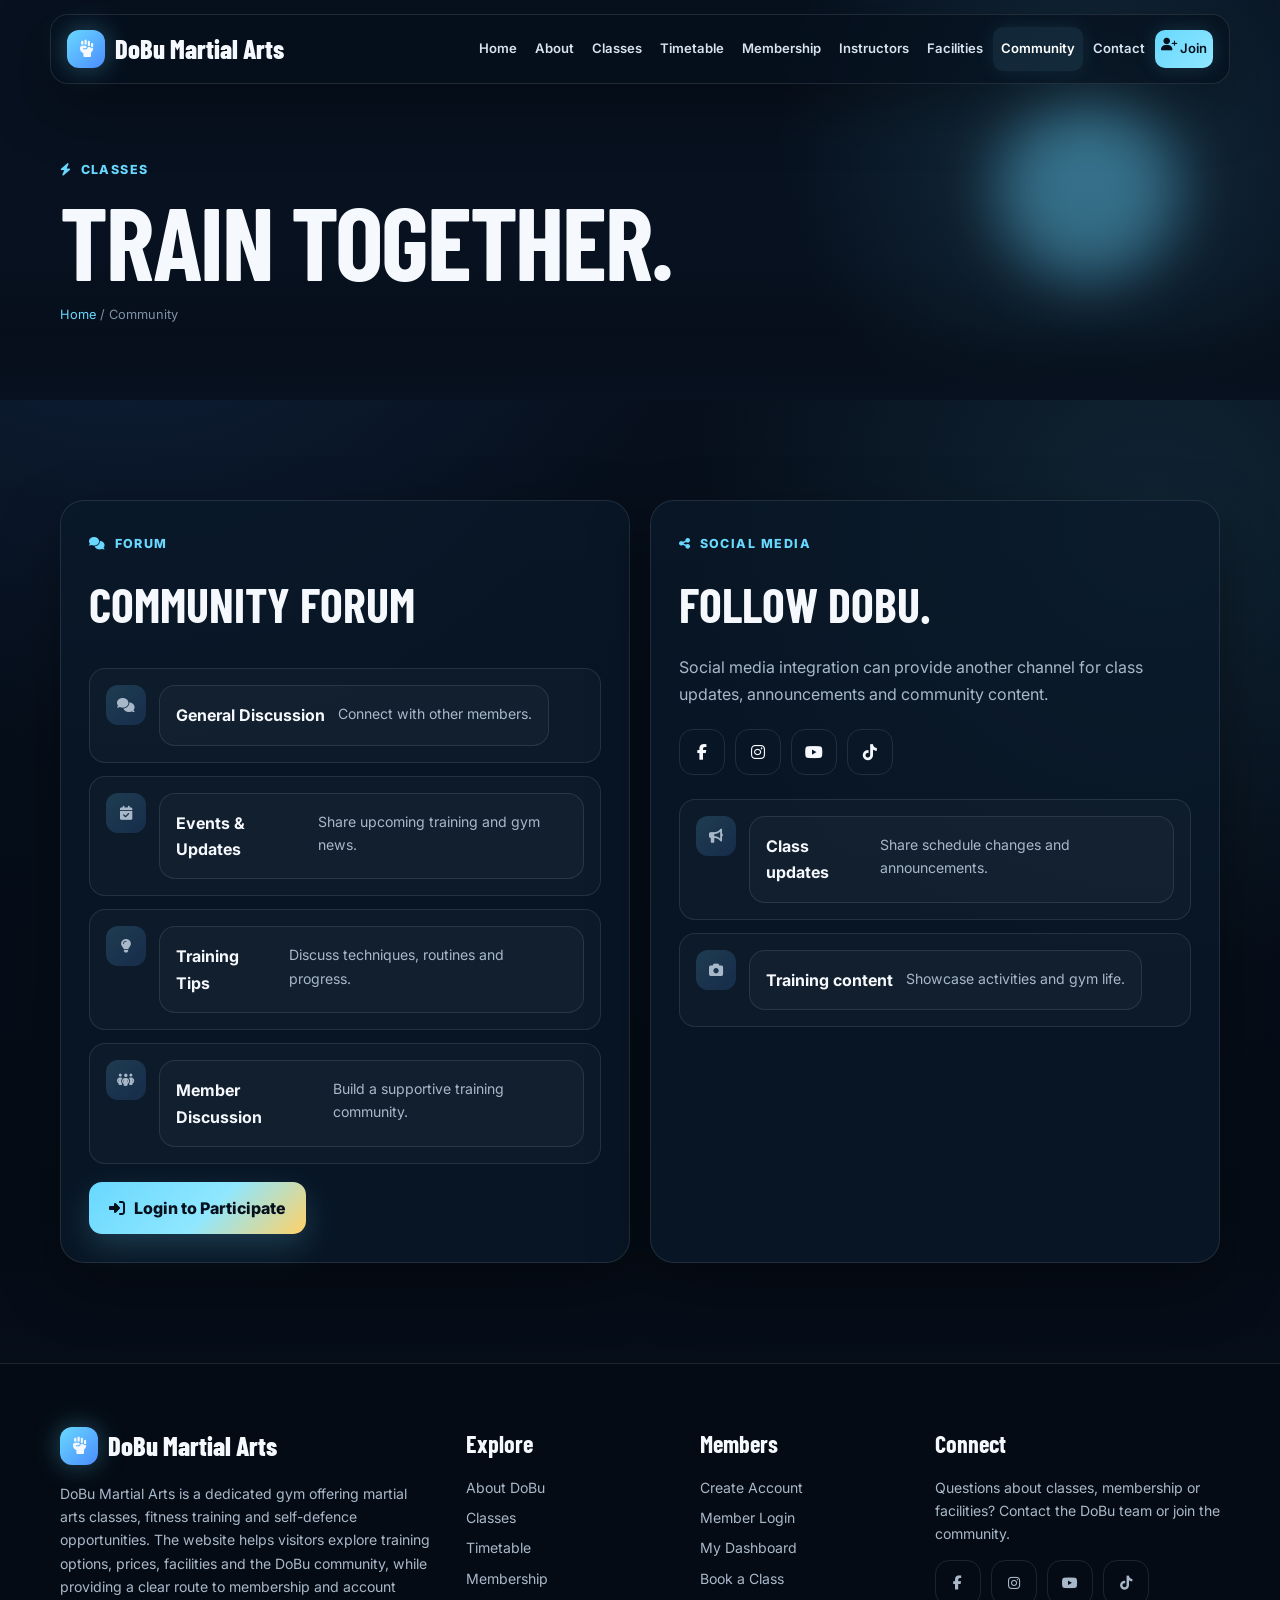
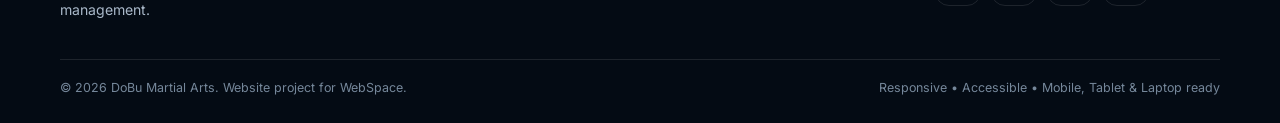
<file: community.html>
<!DOCTYPE html>
<html lang="en">

<head>
    <meta charset="UTF-8">
    <meta name="viewport" content="width=device-width, initial-scale=1.0">
    <title>DoBu Martial Arts | Community</title>
    <link rel="stylesheet" href="style.css">
    <link rel="stylesheet" href="https://cdnjs.cloudflare.com/ajax/libs/font-awesome/6.5.2/css/all.min.css">
    <link rel="shortcut icon" href="images/favicon.ico" type="image/x-icon">
</head>

<body>
    <header>
        <nav>
            <div class="logo">
                <span class="logo_mark"><i class="fa-solid fa-hand-fist"></i></span>
                <p>DoBu Martial Arts</p>
            </div>

            <button class="nav-toggle" aria-label="Open menu"><i class="fa-solid fa-bars"></i></button>

            <ul class="nav_link">
                <li><a href="index.html">Home</a></li>
                <li><a href="about.html">About</a></li>
                <li><a href="classes.html">Classes</a></li>
                <li><a href="timetable.html">Timetable</a></li>
                <li><a href="membership.html">Membership</a></li>
                <li><a href="instructors.html">Instructors</a></li>
                <li><a href="facilities.html">Facilities</a></li>
                <li><a href="community.html" class="active">Community</a></li>
                <li><a href="contact.html">Contact</a></li>
                <li class="join_tab">
                    <a href="register.html"><i class="fa-solid fa-user-plus"></i>&nbsp;Join</a>
                </li>
            </ul>
        </nav>
    </header>

    <main>
        <!-- Community title -->
        <section id="page-intro">
            <div class="glow_dot dot1"></div>

            <div class="container">
                <div class="intro-content reveal">
                    <span class="title"><i class="fa-solid fa-bolt"></i> Classes</span>
                    <h1>TRAIN TOGETHER.</h1>

                    <div class="path">
                        <a href="index.html">Home</a> / Community
                    </div>
                </div>
            </div>
        </section>

        <!-- Community Forum -->
        <section id="main">
            <div class="container">
                <div class="community">

                    <div class="panel reveal">
                        <span class="title"><i class="fa-solid fa-comments"></i> Forum</span>
                        <h2 style="font-family:'Barlow Condensed';font-size:3rem;margin:10px 0">COMMUNITY FORUM</h2>
                        <div class="feature-list">
                            <div>
                                <span class="icon"><i class="fa-solid fa-comments"></i></span>
                                <div>
                                    <strong>General Discussion</strong>
                                    <span>Connect with other members.</span>
                                </div>
                            </div>

                            <div>
                                <span class="icon"><i class="fa-solid fa-calendar-check"></i></span>
                                <div>
                                    <strong>Events & Updates</strong>
                                    <span>Share upcoming training and gym news.</span>
                                </div>
                            </div>

                            <div>
                                <span class="icon"><i class="fa-solid fa-lightbulb"></i></span>
                                <div>
                                    <strong>Training Tips</strong>
                                    <span>Discuss techniques, routines and progress.</span>
                                </div>
                            </div>

                            <div>
                                <span class="icon"><i class="fa-solid fa-people-group"></i></span>
                                <div>
                                    <strong>Member Discussion</strong>
                                    <span>Build a supportive training community.</span>
                                </div>
                            </div>
                        </div>

                        <a class="btn btn-explore" href="login.html" style="margin-top:18px">
                            <i class="fa-solid fa-right-to-bracket"></i> Login to Participate
                        </a>
                    </div>

                    <div class="panel reveal">
                        <span class="title"><i class="fa-solid fa-share-nodes"></i> Social Media</span>
                        <h2 style="font-family:'Barlow Condensed';font-size:3rem;margin:10px 0">FOLLOW DOBU.</h2>
                        <p style="color:var(--muted-color--);margin-bottom:22px">Social media integration can provide
                            another
                            channel for class updates, announcements and community content.</p>

                        <div class="socials">
                            <a class="social" href="#" aria-label="Facebook">
                                <i class="fa-brands fa-facebook-f"></i>
                            </a>
                            <a class="social" href="#" aria-label="Instagram">
                                <i class="fa-brands fa-instagram"></i>
                            </a>
                            <a class="social" href="#" aria-label="YouTube">
                                <i class="fa-brands fa-youtube"></i>
                            </a>
                            <a class="social" href="#" aria-label="TikTok">
                                <i class="fa-brands fa-tiktok"></i>
                            </a>
                        </div>

                        <div class="feature-list">
                            <div>
                                <span class="icon"><i class="fa-solid fa-bullhorn"></i></span>
                                <div>
                                    <strong>Class updates</strong>
                                    <span>Share schedule changes and announcements.</span>
                                </div>
                            </div>

                            <div>
                                <span class="icon"><i class="fa-solid fa-camera"></i></span>
                                <div>
                                    <strong>Training content</strong>
                                    <span>Showcase activities and gym life.</span>
                                </div>
                            </div>
                        </div>
                    </div>

                </div>
            </div>
        </section>

    </main>

    <!-- Message -->
    <div class="toast" role="status"></div>

    <footer>
        <div class="container">
            <div class="footer-grid">
                <div>
                    <div class="logo">
                        <span class="logo-mark"><i class="fa-solid fa-hand-fist"></i></span>DoBu Martial Arts
                    </div>
                    <p style="margin-top:14px">DoBu Martial Arts is a dedicated gym offering martial arts classes,
                        fitness training and self-defence opportunities. The website helps visitors explore training
                        options, prices, facilities and the DoBu community, while providing a clear route to membership
                        and account management.
                    </p>
                </div>

                <div>
                    <h3>Explore</h3>
                    <div class="footer-links">
                        <a href="about.html">About DoBu</a>
                        <a href="classes.html">Classes</a>
                        <a href="timetable.html">Timetable</a>
                        <a href="membership.html">Membership</a>
                    </div>
                </div>

                <div>
                    <h3>Members</h3>
                    <div class="footer-links">
                        <a href="register.html">Create Account</a>
                        <a href="login.html">Member Login</a>
                        <a href="dashboard.html">My Dashboard</a>
                        <a href="booking.html">Book a Class</a>
                    </div>
                </div>

                <div>
                    <h3>Connect</h3>
                    <p>Questions about classes, membership or facilities? Contact the DoBu team or join the community.
                    </p>
                    <div class="socials" style="margin-top:14px">
                        <a class="social" href="community.html" aria-label="Facebook">
                            <i class="fa-brands fa-facebook-f"></i>
                        </a>

                        <a class="social" href="community.html" aria-label="Instagram">
                            <i class="fa-brands fa-instagram"></i>
                        </a>

                        <a class="social" href="community.html" aria-label="YouTube">
                            <i class="fa-brands fa-youtube"></i>
                        </a>

                        <a class="social" href="community.html" aria-label="TikTok">
                            <i class="fa-brands fa-tiktok"></i>
                        </a>
                    </div>
                </div>
            </div>

            <div class="copyright">
                <span>© 2026 DoBu Martial Arts. Website project for WebSpace.</span>
                <span>Responsive • Accessible • Mobile, Tablet & Laptop ready</span>
            </div>

        </div>
    </footer>

    <script src="script.js"></script>

</body>

</html>
</file>
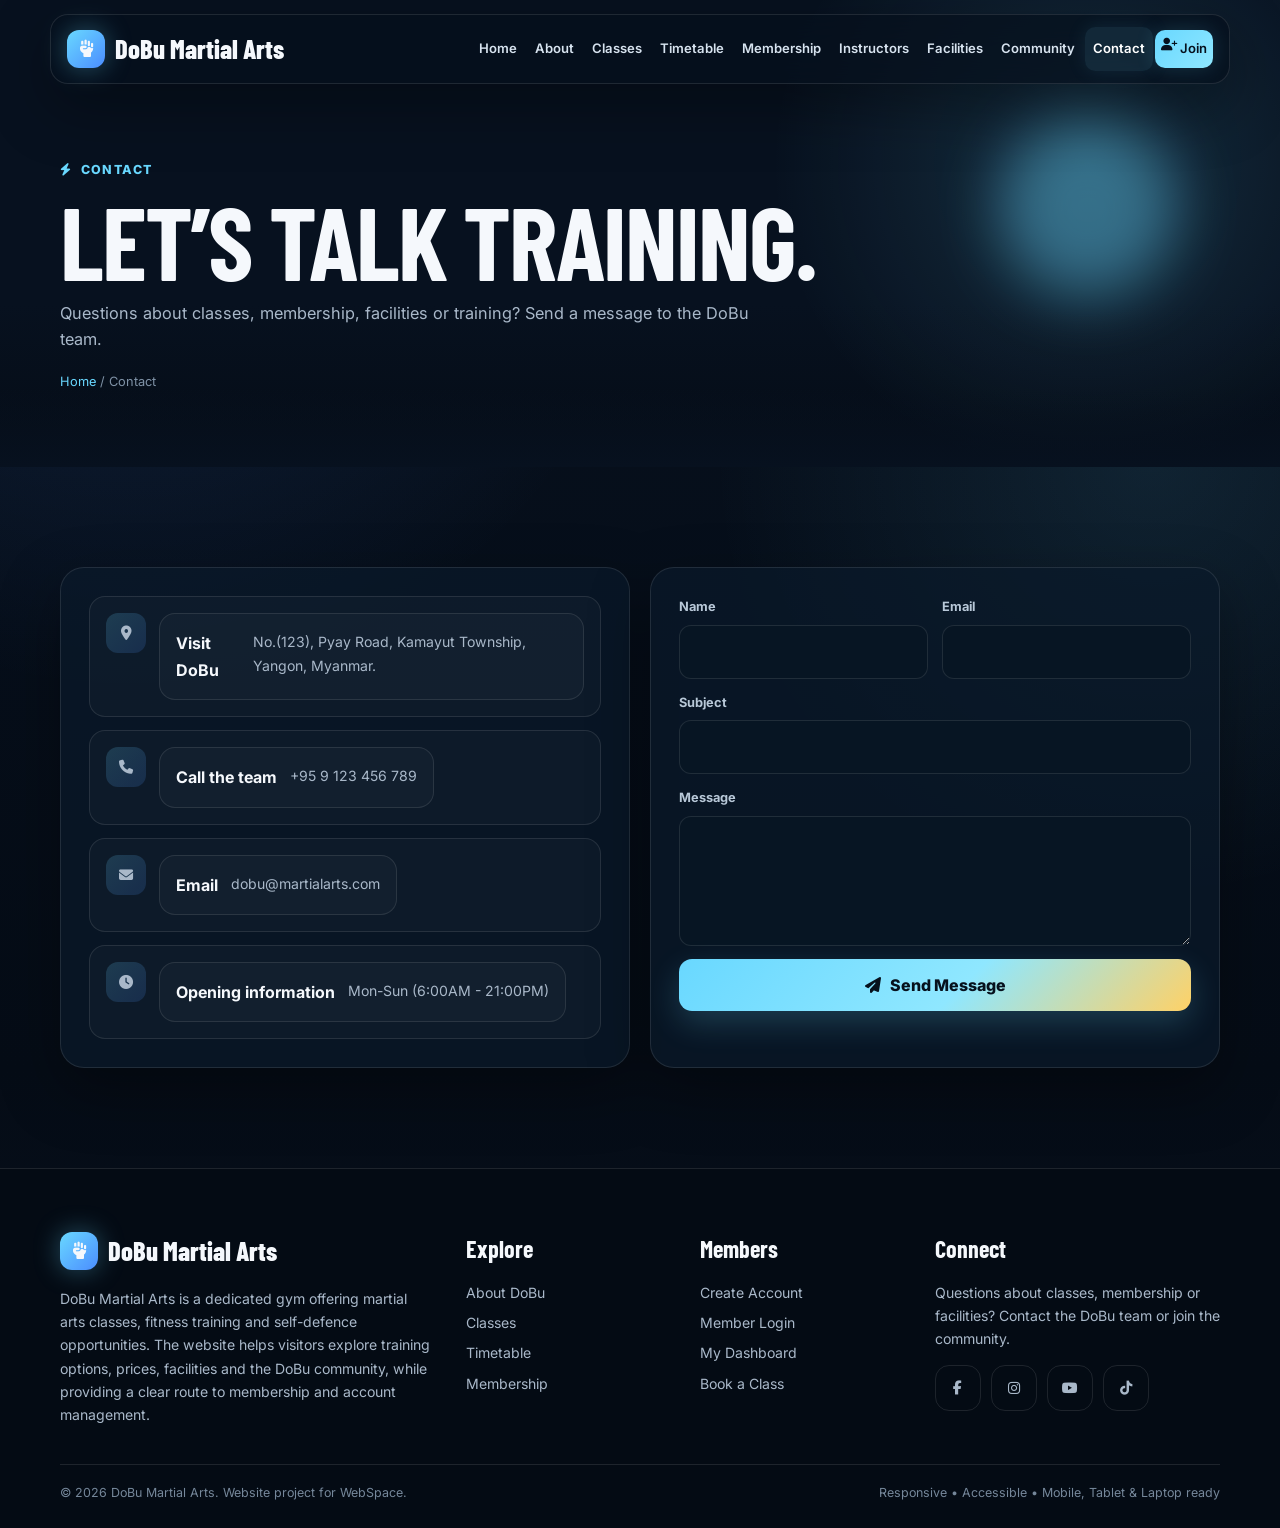
<file: contact.html>
<!DOCTYPE html>
<html lang="en">

<head>
    <meta charset="UTF-8">
    <meta name="viewport" content="width=device-width, initial-scale=1.0">
    <title>DoBu Martial Arts | Contact</title>
    <link rel="stylesheet" href="style.css">
    <link rel="stylesheet" href="https://cdnjs.cloudflare.com/ajax/libs/font-awesome/6.5.2/css/all.min.css">
    <link rel="shortcut icon" href="images/favicon.ico" type="image/x-icon">
</head>

<body>
    <header>
        <nav>
            <div class="logo">
                <span class="logo_mark"><i class="fa-solid fa-hand-fist"></i></span>
                <p>DoBu Martial Arts</p>
            </div>

            <button class="nav-toggle" aria-label="Open menu"><i class="fa-solid fa-bars"></i></button>

            <ul class="nav_link">
                <li><a href="index.html">Home</a></li>
                <li><a href="about.html">About</a></li>
                <li><a href="classes.html">Classes</a></li>
                <li><a href="timetable.html">Timetable</a></li>
                <li><a href="membership.html">Membership</a></li>
                <li><a href="instructors.html">Instructors</a></li>
                <li><a href="facilities.html">Facilities</a></li>
                <li><a href="community.html">Community</a></li>
                <li><a href="contact.html" class="active">Contact</a></li>
                <li class="join_tab">
                    <a href="register.html"><i class="fa-solid fa-user-plus"></i>&nbsp;Join</a>
                </li>
            </ul>
        </nav>
    </header>

    <main>
        <!-- Contact title -->
        <section id="page-intro">
            <div class="glow_dot dot1"></div>

            <div class="container">
                <div class="intro-content reveal">
                    <span class="title"><i class="fa-solid fa-bolt"></i> Contact</span>
                    <h1>LET’S TALK TRAINING.</h1>
                    <p>Questions about classes, membership, facilities or training? Send a message to the DoBu team.</p>

                    <div class="path">
                        <a href="index.html">Home</a> / Contact
                    </div>
                </div>
            </div>
        </section>

        <!-- Contact Info -->
        <section id="main">
            <div class="container">
                <div class="community">
                    <div class="panel reveal">
                        <div class="feature-list" style="margin-top:0">
                            <div>
                                <span class="icon"><i class="fa-solid fa-location-dot"></i></span>
                                <div>
                                    <strong>Visit DoBu</strong>
                                    <span>No.(123), Pyay Road, Kamayut Township, Yangon, Myanmar.</span>
                                </div>
                            </div>

                            <div>
                                <span class="icon"><i class="fa-solid fa-phone"></i></span>
                                <div>
                                    <strong>Call the team</strong>
                                    <span>+95 9 123 456 789</span>
                                </div>
                            </div>

                            <div>
                                <span class="icon"><i class="fa-solid fa-envelope"></i></span>
                                <div>
                                    <strong>Email</strong>
                                    <span>dobu@martialarts.com</span>
                                </div>
                            </div>

                            <div>
                                <span class="icon"><i class="fa-solid fa-clock"></i></span>
                                <div>
                                    <strong>Opening information</strong>
                                    <span>Mon-Sun (6:00AM - 21:00PM)</span>
                                </div>
                            </div>
                        </div>
                    </div>

                    <div class="panel reveal">
                        <form class="form demo-form">
                            <div class="form-grid">
                                <div class="field">
                                    <label>Name</label>
                                    <input type="text" required>
                                </div>
                                <div class="field">
                                    <label>Email</label>
                                    <input type="email" required>
                                </div>
                            </div>

                            <div class="field">
                                <label>Subject</label>
                                <input type="text" required>
                            </div>

                            <div class="field">
                                <label>Message</label>
                                <textarea type="text" required></textarea>
                            </div>

                            <button class="btn btn-explore" type="submit">
                                <i class="fa-solid fa-paper-plane"></i> Send Message
                            </button>
                        </form>
                    </div>

                </div>
            </div>
        </section>

    </main>

    <!-- Message -->
    <div class="toast" role="status"></div>

    <footer>
        <div class="container">
            <div class="footer-grid">
                <div>
                    <div class="logo">
                        <span class="logo-mark"><i class="fa-solid fa-hand-fist"></i></span>DoBu Martial Arts
                    </div>
                    <p style="margin-top:14px">DoBu Martial Arts is a dedicated gym offering martial arts classes,
                        fitness training and self-defence opportunities. The website helps visitors explore training
                        options, prices, facilities and the DoBu community, while providing a clear route to membership
                        and account management.
                    </p>
                </div>

                <div>
                    <h3>Explore</h3>
                    <div class="footer-links">
                        <a href="about.html">About DoBu</a>
                        <a href="classes.html">Classes</a>
                        <a href="timetable.html">Timetable</a>
                        <a href="membership.html">Membership</a>
                    </div>
                </div>

                <div>
                    <h3>Members</h3>
                    <div class="footer-links">
                        <a href="register.html">Create Account</a>
                        <a href="login.html">Member Login</a>
                        <a href="dashboard.html">My Dashboard</a>
                        <a href="booking.html">Book a Class</a>
                    </div>
                </div>

                <div>
                    <h3>Connect</h3>
                    <p>Questions about classes, membership or facilities? Contact the DoBu team or join the community.
                    </p>
                    <div class="socials" style="margin-top:14px">
                        <a class="social" href="community.html" aria-label="Facebook">
                            <i class="fa-brands fa-facebook-f"></i>
                        </a>

                        <a class="social" href="community.html" aria-label="Instagram">
                            <i class="fa-brands fa-instagram"></i>
                        </a>

                        <a class="social" href="community.html" aria-label="YouTube">
                            <i class="fa-brands fa-youtube"></i>
                        </a>

                        <a class="social" href="community.html" aria-label="TikTok">
                            <i class="fa-brands fa-tiktok"></i>
                        </a>
                    </div>
                </div>
            </div>

            <div class="copyright">
                <span>© 2026 DoBu Martial Arts. Website project for WebSpace.</span>
                <span>Responsive • Accessible • Mobile, Tablet & Laptop ready</span>
            </div>

        </div>
    </footer>

    <script src="script.js"></script>

</body>

</html>
</file>
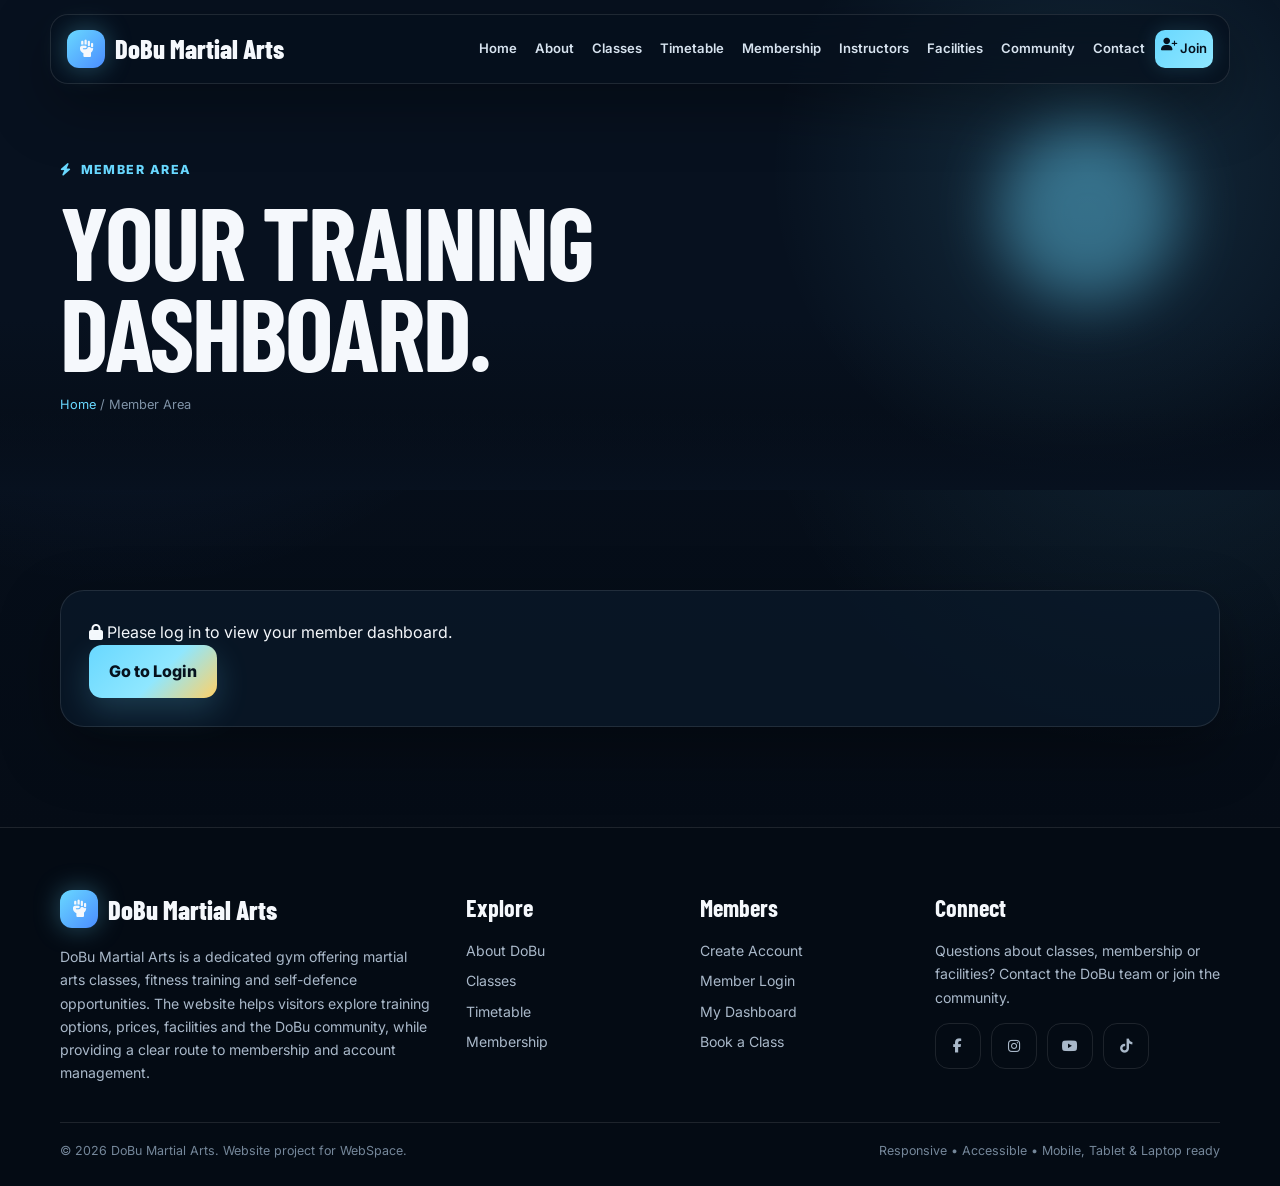
<file: dashboard.html>
<!DOCTYPE html>
<html lang="en">

<head>
    <meta charset="UTF-8">
    <meta name="viewport" content="width=device-width, initial-scale=1.0">
    <title>DoBu Martial Arts | Dashboard</title>
    <link rel="stylesheet" href="style.css">
    <link rel="stylesheet" href="https://cdnjs.cloudflare.com/ajax/libs/font-awesome/6.5.2/css/all.min.css">
    <link rel="shortcut icon" href="images/favicon.ico" type="image/x-icon">
</head>

<body>
    <header>
        <nav>
            <div class="logo">
                <span class="logo_mark"><i class="fa-solid fa-hand-fist"></i></span>
                <p>DoBu Martial Arts</p>
            </div>

            <button class="nav-toggle" aria-label="Open menu"><i class="fa-solid fa-bars"></i></button>

            <ul class="nav_link">
                <li><a href="index.html">Home</a></li>
                <li><a href="about.html">About</a></li>
                <li><a href="classes.html">Classes</a></li>
                <li><a href="timetable.html">Timetable</a></li>
                <li><a href="membership.html">Membership</a></li>
                <li><a href="instructors.html">Instructors</a></li>
                <li><a href="facilities.html">Facilities</a></li>
                <li><a href="community.html">Community</a></li>
                <li><a href="contact.html">Contact</a></li>
                <li class="join_tab">
                    <a href="register.html"><i class="fa-solid fa-user-plus"></i>&nbsp;Join</a>
                </li>
            </ul>
        </nav>
    </header>

    <main>
        <!-- Dashboard title -->
        <section id="page-intro">
            <div class="glow_dot dot1"></div>

            <div class="container">
                <div class="intro-content reveal">
                    <span class="title"><i class="fa-solid fa-bolt"></i> Member Area</span>
                    <h1>YOUR TRAINING DASHBOARD.</h1>

                    <div class="path">
                        <a href="index.html">Home</a> / Member Area
                    </div>
                </div>
            </div>
        </section>

        <!-- Dashboard Login -->
        <section id="main">
            <div class="container">
                <div class="panel reveal" id="dashboardGate">
                    <div class="auth-note">
                        <i class="fa-solid fa-lock"></i> Please log in to view your member dashboard.
                    </div>
                    <a class="btn btn-explore" href="login.html">Go to Login</a>
                </div>

                <div id="dashboardContent" style="display:none">
                    <div class="dashboard-grid">
                        <div class="member-plan">
                            <span class="title">Member</span>
                            <strong id="memberName">Member</strong>
                            <span id="memberPlan" style="color:var(--muted-color--)">Membership</span>
                        </div>

                        <div class="member-plan">
                            <span class="title">Account</span>
                            <strong>Active</strong>
                            <span style="color:var(--muted-color--)">Demo account status</span>
                        </div>
                    </div>

                    <div class="community" style="margin-top:20px">
                        <div class="panel">
                            <span class="title"><i class="fa-solid fa-id-card"></i> Membership</span>
                            <h2 style="font-family:'Barlow Condensed';font-size:3rem;margin:10px 0">MY MEMBERSHIP</h2>
                            <p id="dashDetails" style="color:var(--muted-color--)"></p>
                            <a class="btn btn-view" href="membership.html" style="margin-top:18px">View Plans</a>
                        </div>

                        <div class="panel">
                            <span class="title"><i class="fa-regular fa-calendar-days"></i> Bookings</span>
                            <h2 style="font-family:'Barlow Condensed';font-size:3rem;margin:10px 0">MY BOOKINGS</h2>
                            <div id="bookingList" style="color:var(--muted-color--)">No bookings yet.</div>
                            <a class="btn btn-explore" href="booking.html" style="margin-top:18px">
                                <i class="fa-solid fa-calendar-plus"></i> Book a Class
                            </a>
                        </div>
                    </div>

                    <button class="btn btn-view" id="logoutBtn" style="margin-top:20px">
                        <i class="fa-solid fa-right-from-bracket"></i> Logout
                    </button>
                </div>
            </div>
        </section>

    </main>

    <!-- Message -->
    <div class="toast" role="status"></div>

    <footer>
        <div class="container">
            <div class="footer-grid">
                <div>
                    <div class="logo">
                        <span class="logo-mark"><i class="fa-solid fa-hand-fist"></i></span>DoBu Martial Arts
                    </div>
                    <p style="margin-top:14px">DoBu Martial Arts is a dedicated gym offering martial arts classes,
                        fitness training and self-defence opportunities. The website helps visitors explore training
                        options, prices, facilities and the DoBu community, while providing a clear route to membership
                        and account management.
                    </p>
                </div>

                <div>
                    <h3>Explore</h3>
                    <div class="footer-links">
                        <a href="about.html">About DoBu</a>
                        <a href="classes.html">Classes</a>
                        <a href="timetable.html">Timetable</a>
                        <a href="membership.html">Membership</a>
                    </div>
                </div>

                <div>
                    <h3>Members</h3>
                    <div class="footer-links">
                        <a href="register.html">Create Account</a>
                        <a href="login.html">Member Login</a>
                        <a href="dashboard.html">My Dashboard</a>
                        <a href="booking.html">Book a Class</a>
                    </div>
                </div>

                <div>
                    <h3>Connect</h3>
                    <p>Questions about classes, membership or facilities? Contact the DoBu team or join the community.
                    </p>
                    <div class="socials" style="margin-top:14px">
                        <a class="social" href="community.html" aria-label="Facebook">
                            <i class="fa-brands fa-facebook-f"></i>
                        </a>

                        <a class="social" href="community.html" aria-label="Instagram">
                            <i class="fa-brands fa-instagram"></i>
                        </a>

                        <a class="social" href="community.html" aria-label="YouTube">
                            <i class="fa-brands fa-youtube"></i>
                        </a>

                        <a class="social" href="community.html" aria-label="TikTok">
                            <i class="fa-brands fa-tiktok"></i>
                        </a>
                    </div>
                </div>
            </div>

            <div class="copyright">
                <span>© 2026 DoBu Martial Arts. Website project for WebSpace.</span>
                <span>Responsive • Accessible • Mobile, Tablet & Laptop ready</span>
            </div>

        </div>
    </footer>

    <script src="script.js"></script>

</body>

</html>
</file>
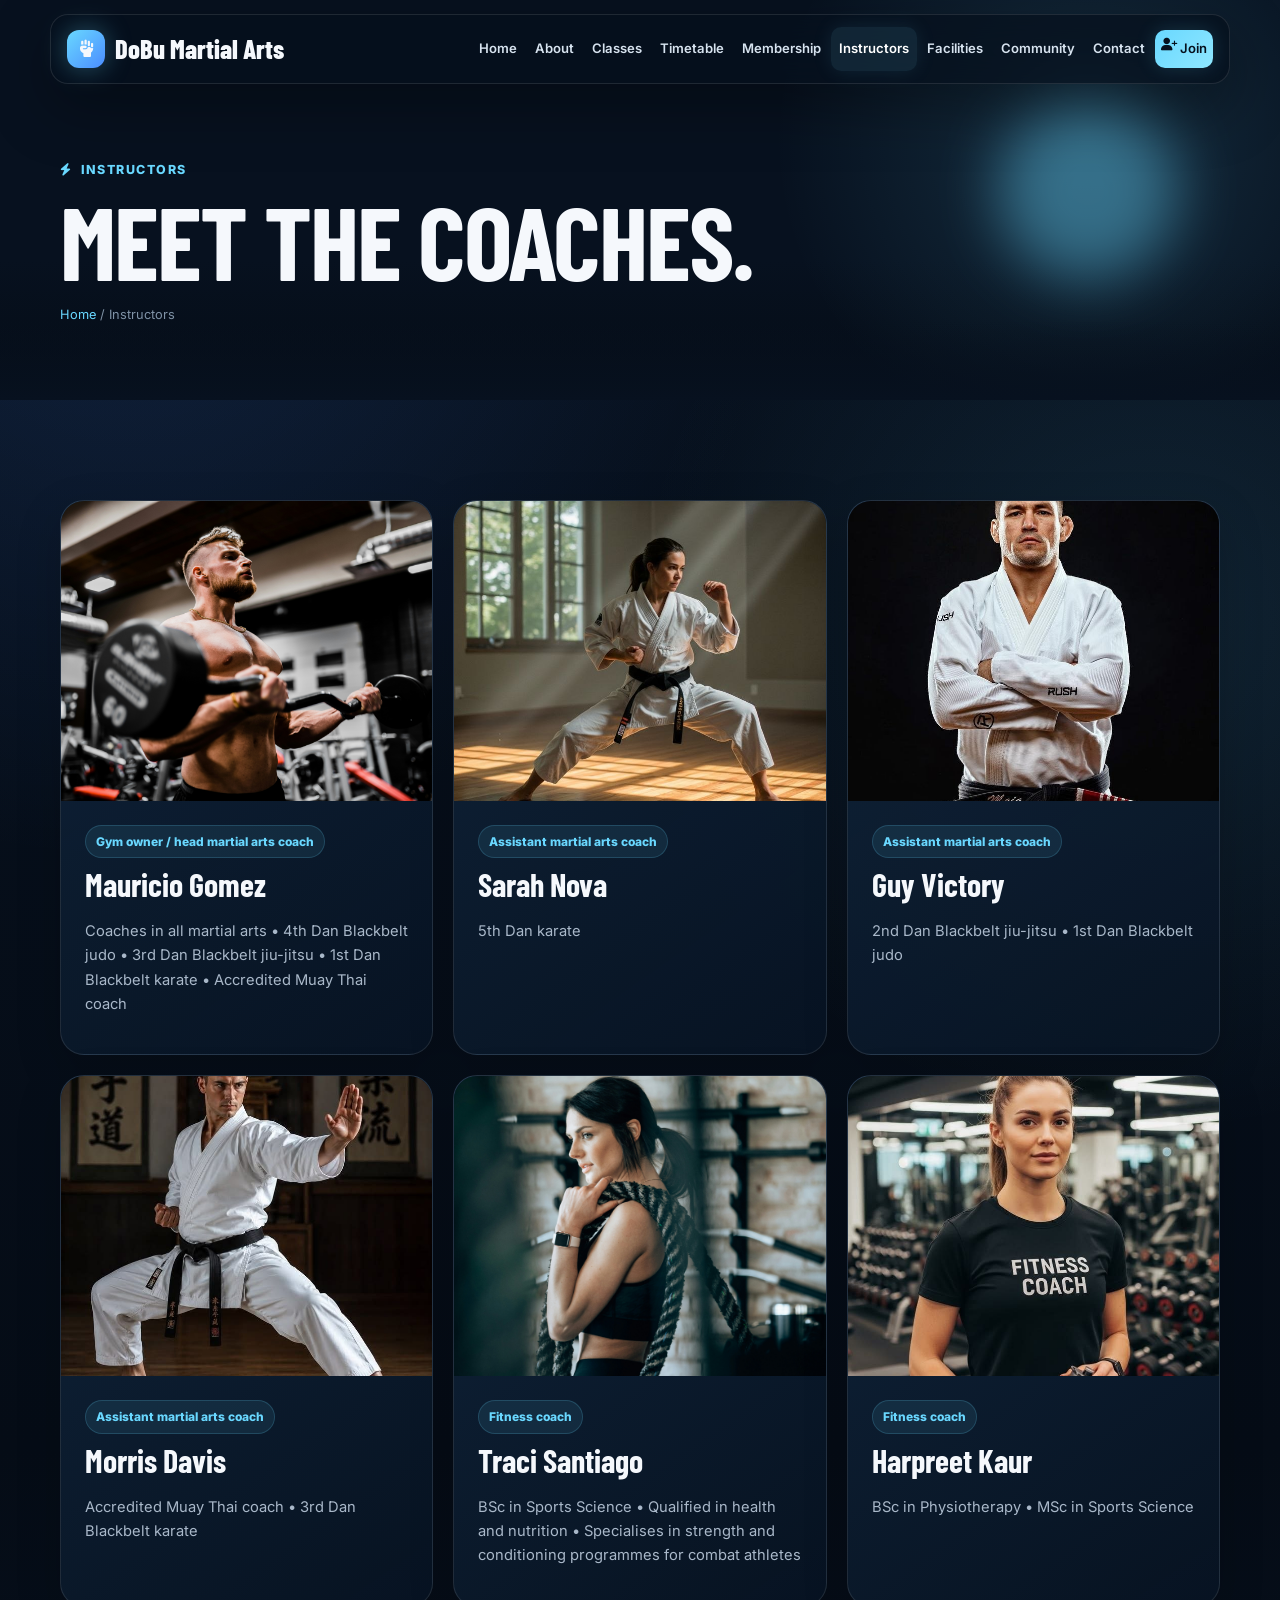
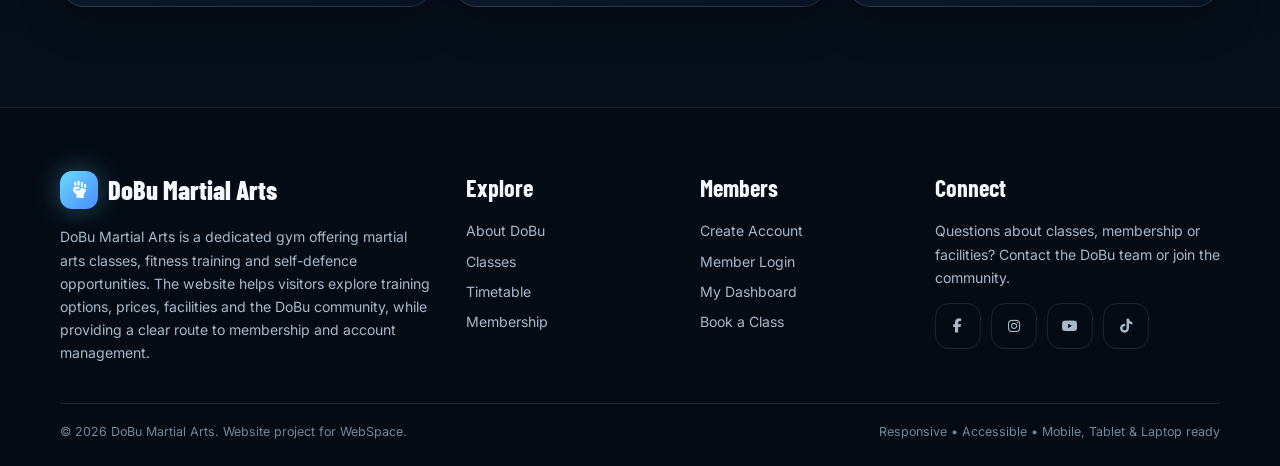
<file: instructors.html>
<!DOCTYPE html>
<html lang="en">

<head>
    <meta charset="UTF-8">
    <meta name="viewport" content="width=device-width, initial-scale=1.0">
    <title>DoBu Martial Arts | Instructors</title>
    <link rel="stylesheet" href="style.css">
    <link rel="stylesheet" href="https://cdnjs.cloudflare.com/ajax/libs/font-awesome/6.5.2/css/all.min.css">
    <link rel="shortcut icon" href="images/favicon.ico" type="image/x-icon">
</head>

<body>
    <header>
        <nav>
            <div class="logo">
                <span class="logo_mark"><i class="fa-solid fa-hand-fist"></i></span>
                <p>DoBu Martial Arts</p>
            </div>

            <button class="nav-toggle" aria-label="Open menu"><i class="fa-solid fa-bars"></i></button>

            <ul class="nav_link">
                <li><a href="index.html">Home</a></li>
                <li><a href="about.html">About</a></li>
                <li><a href="classes.html">Classes</a></li>
                <li><a href="timetable.html">Timetable</a></li>
                <li><a href="membership.html">Membership</a></li>
                <li><a href="instructors.html" class="active">Instructors</a></li>
                <li><a href="facilities.html">Facilities</a></li>
                <li><a href="community.html">Community</a></li>
                <li><a href="contact.html">Contact</a></li>
                <li class="join_tab">
                    <a href="register.html"><i class="fa-solid fa-user-plus"></i>&nbsp;Join</a>
                </li>
            </ul>
        </nav>
    </header>

    <main>
        <!-- Instructors title -->
        <section id="page-intro">
            <div class="glow_dot dot1"></div>

            <div class="container">
                <div class="intro-content reveal">
                    <span class="title"><i class="fa-solid fa-bolt"></i> Instructors</span>
                    <h1>MEET THE COACHES.</h1>

                    <div class="path">
                        <a href="index.html">Home</a> / Instructors
                    </div>
                </div>
            </div>
        </section>

        <!-- Instructors Name -->
        <section id="main">
            <div class="container">
                <div class="instructor-grid">
                    <article class="card reveal">
                        <div class="avatar">
                            <img src="images/gymowner.jpg" alt="Mauricio Gomez">
                        </div>
                        <div class="card-body">
                            <span class="pill">Gym owner / head martial arts coach</span>
                            <h3>Mauricio Gomez</h3>
                            <p>Coaches in all martial arts • 4th Dan Blackbelt judo • 3rd Dan Blackbelt jiu-jitsu • 1st
                                Dan Blackbelt karate • Accredited Muay Thai coach</p>
                        </div>
                    </article>

                    <article class="card reveal">
                        <div class="avatar">
                            <img src="images/sarahnov.png" alt="Sarah Nova">
                        </div>
                        <div class="card-body">
                            <span class="pill">Assistant martial arts coach</span>
                            <h3>Sarah Nova</h3>
                            <p>5th Dan karate</p>
                        </div>
                    </article>

                    <article class="card reveal">
                        <div class="avatar">
                            <img src="images/guyvictory.png" alt="Guy Victory">
                        </div>
                        <div class="card-body">
                            <span class="pill">Assistant martial arts coach</span>
                            <h3>Guy Victory</h3>
                            <p>2nd Dan Blackbelt jiu-jitsu • 1st Dan Blackbelt judo</p>
                        </div>
                    </article>

                    <article class="card reveal">
                        <div class="avatar">
                            <img src="images/morrisdavis.png" alt="Morris Davis">
                        </div>
                        <div class="card-body">
                            <span class="pill">Assistant martial arts coach</span>
                            <h3>Morris Davis</h3>
                            <p>Accredited Muay Thai coach • 3rd Dan Blackbelt karate</p>
                        </div>
                    </article>

                    <article class="card reveal">
                        <div class="avatar">
                            <img src="images/womaninstructor.jpg" alt="Traci Santiago">
                        </div>
                        <div class="card-body">
                            <span class="pill">Fitness coach</span>
                            <h3>Traci Santiago</h3>
                            <p>BSc in Sports Science • Qualified in health and nutrition • Specialises in strength and
                                conditioning programmes for combat athletes</p>
                        </div>
                    </article>

                    <article class="card reveal">
                        <div class="avatar">
                            <img src="images/womancoach.png" alt="Harpreet Kaur">
                        </div>
                        <div class="card-body">
                            <span class="pill">Fitness coach</span>
                            <h3>Harpreet Kaur</h3>
                            <p>BSc in Physiotherapy • MSc in Sports Science</p>
                        </div>
                    </article>

                </div>
            </div>
        </section>

    </main>

    <!-- Message -->
    <div class="toast" role="status"></div>

    <footer>
        <div class="container">
            <div class="footer-grid">
                <div>
                    <div class="logo">
                        <span class="logo-mark"><i class="fa-solid fa-hand-fist"></i></span>DoBu Martial Arts
                    </div>
                    <p style="margin-top:14px">DoBu Martial Arts is a dedicated gym offering martial arts classes,
                        fitness training and self-defence opportunities. The website helps visitors explore training
                        options, prices, facilities and the DoBu community, while providing a clear route to membership
                        and account management.
                    </p>
                </div>

                <div>
                    <h3>Explore</h3>
                    <div class="footer-links">
                        <a href="about.html">About DoBu</a>
                        <a href="classes.html">Classes</a>
                        <a href="timetable.html">Timetable</a>
                        <a href="membership.html">Membership</a>
                    </div>
                </div>

                <div>
                    <h3>Members</h3>
                    <div class="footer-links">
                        <a href="register.html">Create Account</a>
                        <a href="login.html">Member Login</a>
                        <a href="dashboard.html">My Dashboard</a>
                        <a href="booking.html">Book a Class</a>
                    </div>
                </div>

                <div>
                    <h3>Connect</h3>
                    <p>Questions about classes, membership or facilities? Contact the DoBu team or join the community.
                    </p>
                    <div class="socials" style="margin-top:14px">
                        <a class="social" href="community.html" aria-label="Facebook">
                            <i class="fa-brands fa-facebook-f"></i>
                        </a>

                        <a class="social" href="community.html" aria-label="Instagram">
                            <i class="fa-brands fa-instagram"></i>
                        </a>

                        <a class="social" href="community.html" aria-label="YouTube">
                            <i class="fa-brands fa-youtube"></i>
                        </a>

                        <a class="social" href="community.html" aria-label="TikTok">
                            <i class="fa-brands fa-tiktok"></i>
                        </a>
                    </div>
                </div>
            </div>

            <div class="copyright">
                <span>© 2026 DoBu Martial Arts. Website project for WebSpace.</span>
                <span>Responsive • Accessible • Mobile, Tablet & Laptop ready</span>
            </div>

        </div>
    </footer>

    <script src="script.js"></script>

</body>

</html>
</file>
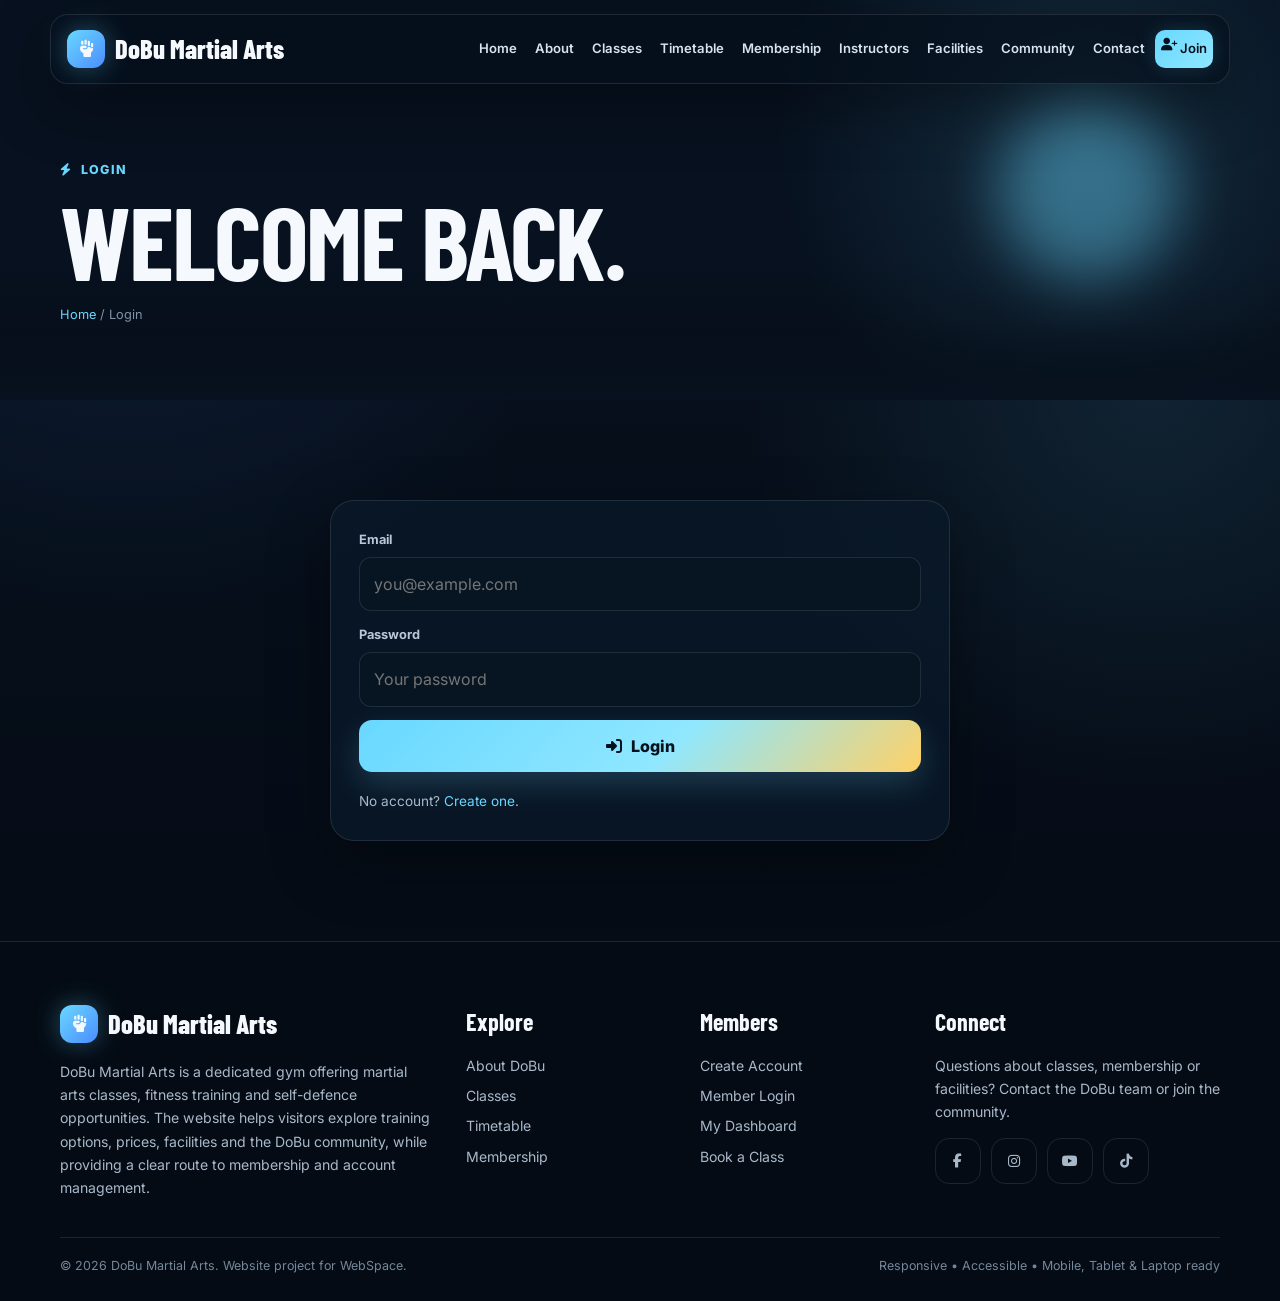
<file: login.html>
<!DOCTYPE html>
<html lang="en">

<head>
    <meta charset="UTF-8">
    <meta name="viewport" content="width=device-width, initial-scale=1.0">
    <title>DoBu Martial Arts | Login</title>
    <link rel="stylesheet" href="style.css">
    <link rel="stylesheet" href="https://cdnjs.cloudflare.com/ajax/libs/font-awesome/6.5.2/css/all.min.css">
    <link rel="shortcut icon" href="images/favicon.ico" type="image/x-icon">
</head>

<body>
    <header>
        <nav>
            <div class="logo">
                <span class="logo_mark"><i class="fa-solid fa-hand-fist"></i></span>
                <p>DoBu Martial Arts</p>
            </div>

            <button class="nav-toggle" aria-label="Open menu"><i class="fa-solid fa-bars"></i></button>

            <ul class="nav_link">
                <li><a href="index.html">Home</a></li>
                <li><a href="about.html">About</a></li>
                <li><a href="classes.html">Classes</a></li>
                <li><a href="timetable.html">Timetable</a></li>
                <li><a href="membership.html">Membership</a></li>
                <li><a href="instructors.html">Instructors</a></li>
                <li><a href="facilities.html">Facilities</a></li>
                <li><a href="community.html">Community</a></li>
                <li><a href="contact.html">Contact</a></li>
                <li class="join_tab">
                    <a href="register.html"><i class="fa-solid fa-user-plus"></i>&nbsp;Join</a>
                </li>
            </ul>
        </nav>
    </header>

    <main>
        <!-- Login title -->
        <section id="page-intro">
            <div class="glow_dot dot1"></div>

            <div class="container">
                <div class="intro-content reveal">
                    <span class="title"><i class="fa-solid fa-bolt"></i> Login</span>
                    <h1>WELCOME BACK.</h1>

                    <div class="path">
                        <a href="index.html">Home</a> / Login
                    </div>
                </div>
            </div>
        </section>

        <!-- Login Form -->
        <section id="main">
            <div class="container auth-wrap">
                <div class="panel reveal">
                    <form class="form" id="loginForm">
                        <div class="field">
                            <label>Email</label>
                            <input id="loginEmail" type="email" required placeholder="you@example.com">
                        </div>

                        <div class="field">
                            <label>Password</label>
                            <input id="loginPassword" type="password" required placeholder="Your password">
                        </div>

                        <button class="btn btn-explore" type="submit">
                            <i class="fa-solid fa-right-to-bracket"></i> Login
                        </button>
                    </form>

                    <p style="color:var(--muted-color--);font-size:.85rem;margin-top:18px">
                        No account?
                        <a href="register.html" style="color:var(--cyan--)">Create one</a>.
                    </p>
                </div>
            </div>
        </section>

    </main>

    <!-- Message -->
    <div class="toast" role="status"></div>

    <footer>
        <div class="container">
            <div class="footer-grid">
                <div>
                    <div class="logo">
                        <span class="logo-mark"><i class="fa-solid fa-hand-fist"></i></span>DoBu Martial Arts
                    </div>
                    <p style="margin-top:14px">DoBu Martial Arts is a dedicated gym offering martial arts classes,
                        fitness training and self-defence opportunities. The website helps visitors explore training
                        options, prices, facilities and the DoBu community, while providing a clear route to membership
                        and account management.
                    </p>
                </div>

                <div>
                    <h3>Explore</h3>
                    <div class="footer-links">
                        <a href="about.html">About DoBu</a>
                        <a href="classes.html">Classes</a>
                        <a href="timetable.html">Timetable</a>
                        <a href="membership.html">Membership</a>
                    </div>
                </div>

                <div>
                    <h3>Members</h3>
                    <div class="footer-links">
                        <a href="register.html">Create Account</a>
                        <a href="login.html">Member Login</a>
                        <a href="dashboard.html">My Dashboard</a>
                        <a href="booking.html">Book a Class</a>
                    </div>
                </div>

                <div>
                    <h3>Connect</h3>
                    <p>Questions about classes, membership or facilities? Contact the DoBu team or join the community.
                    </p>
                    <div class="socials" style="margin-top:14px">
                        <a class="social" href="community.html" aria-label="Facebook">
                            <i class="fa-brands fa-facebook-f"></i>
                        </a>

                        <a class="social" href="community.html" aria-label="Instagram">
                            <i class="fa-brands fa-instagram"></i>
                        </a>

                        <a class="social" href="community.html" aria-label="YouTube">
                            <i class="fa-brands fa-youtube"></i>
                        </a>

                        <a class="social" href="community.html" aria-label="TikTok">
                            <i class="fa-brands fa-tiktok"></i>
                        </a>
                    </div>
                </div>
            </div>

            <div class="copyright">
                <span>© 2026 DoBu Martial Arts. Website project for WebSpace.</span>
                <span>Responsive • Accessible • Mobile, Tablet & Laptop ready</span>
            </div>

        </div>
    </footer>

    <script src="script.js"></script>

</body>

</html>
</file>
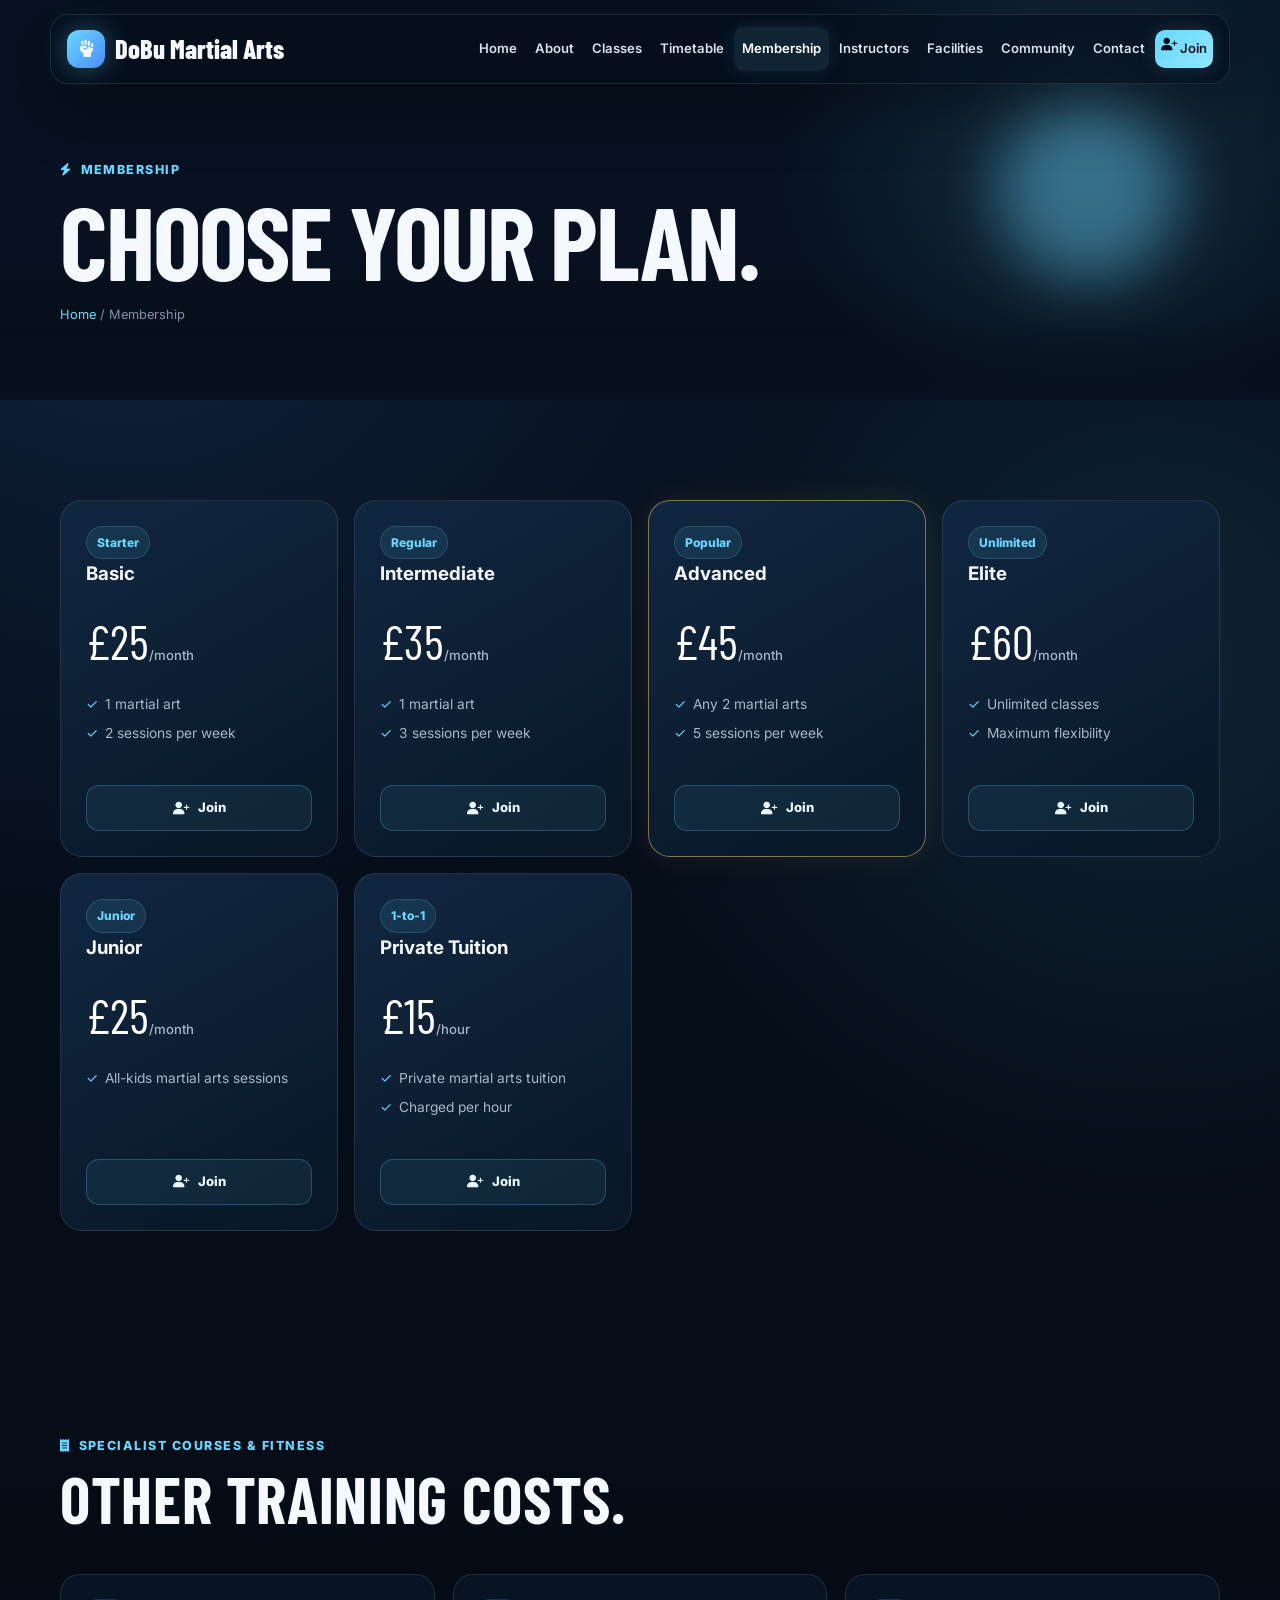
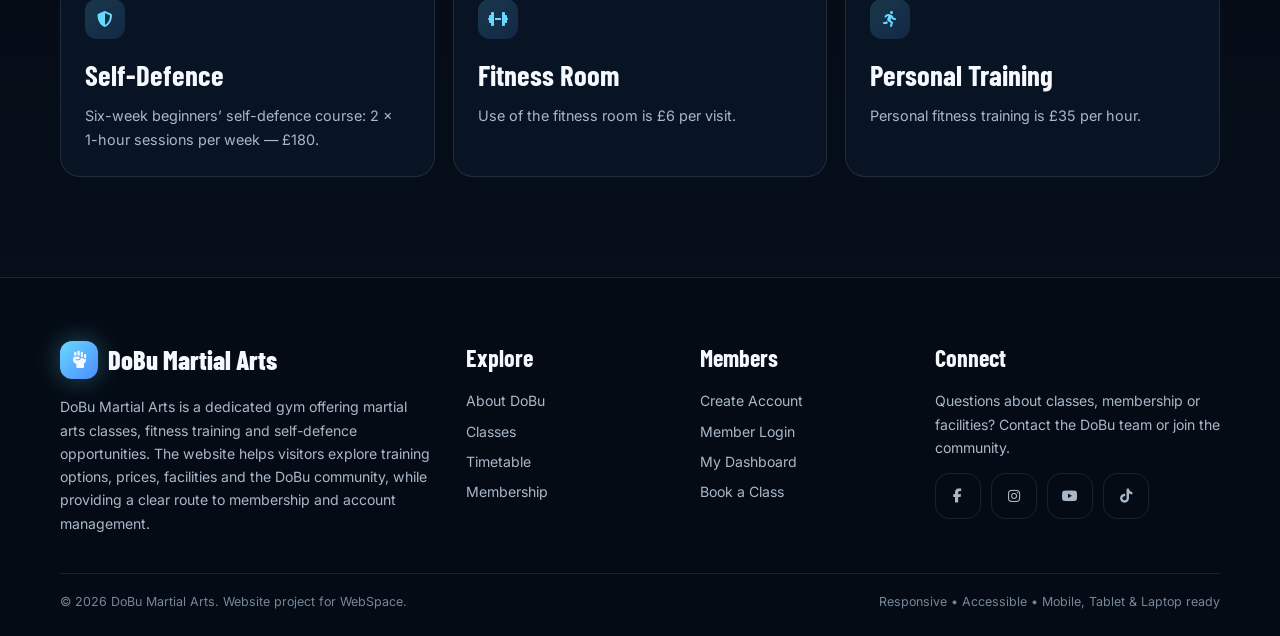
<file: membership.html>
<!DOCTYPE html>
<html lang="en">

<head>
    <meta charset="UTF-8">
    <meta name="viewport" content="width=device-width, initial-scale=1.0">
    <title>DoBu Martial Arts | Membership</title>
    <link rel="stylesheet" href="style.css">
    <link rel="stylesheet" href="https://cdnjs.cloudflare.com/ajax/libs/font-awesome/6.5.2/css/all.min.css">
    <link rel="shortcut icon" href="images/favicon.ico" type="image/x-icon">
</head>

<body>
    <header>
        <nav>
            <div class="logo">
                <span class="logo_mark"><i class="fa-solid fa-hand-fist"></i></span>
                <p>DoBu Martial Arts</p>
            </div>

            <button class="nav-toggle" aria-label="Open menu"><i class="fa-solid fa-bars"></i></button>

            <ul class="nav_link">
                <li><a href="index.html">Home</a></li>
                <li><a href="about.html">About</a></li>
                <li><a href="classes.html">Classes</a></li>
                <li><a href="timetable.html">Timetable</a></li>
                <li><a href="membership.html" class="active">Membership</a></li>
                <li><a href="instructors.html">Instructors</a></li>
                <li><a href="facilities.html">Facilities</a></li>
                <li><a href="community.html">Community</a></li>
                <li><a href="contact.html">Contact</a></li>
                <li class="join_tab">
                    <a href="register.html"><i class="fa-solid fa-user-plus"></i>&nbsp;Join</a>
                </li>
            </ul>
        </nav>
    </header>

    <main>
        <!-- Membership title -->
        <section id="page-intro">
            <div class="glow_dot dot1"></div>

            <div class="container">
                <div class="intro-content reveal">
                    <span class="title"><i class="fa-solid fa-bolt"></i> Membership</span>
                    <h1>CHOOSE YOUR
                        PLAN.</h1>

                    <div class="path">
                        <a href="index.html">Home</a> / Membership
                    </div>
                </div>
            </div>
        </section>

        <!-- Price Card -->
        <section id="main">
            <div class="container">
                <div class="price-grid">
                    <div class="price-card  reveal">
                        <span class="pill">Starter</span>
                        <h3>Basic</h3>
                        <div class="price">
                            <p>£25<small>/month</small></p>
                        </div>

                        <ul>
                            <li>1 martial art</li>
                            <li>2 sessions per week</li>
                        </ul>
                        <a class="btn btn-view" href="register.html"><i class="fa-solid fa-user-plus"></i> Join</a>
                    </div>

                    <div class="price-card reveal">
                        <span class="pill">Regular</span>
                        <h3>Intermediate</h3>
                        <div class="price">
                            <p>£35<small>/month</small></p>
                        </div>
                        <ul>
                            <li>1 martial art</li>
                            <li>3 sessions per week</li>
                        </ul>
                        <a class="btn btn-view" href="register.html"><i class="fa-solid fa-user-plus"></i> Join</a>
                    </div>

                    <div class="price-card featured reveal">
                        <span class="pill">Popular</span>
                        <h3>Advanced</h3>
                        <div class="price">
                            <p>£45<small>/month</small></p>
                        </div>
                        <ul>
                            <li>Any 2 martial arts</li>
                            <li>5 sessions per week</li>
                        </ul>
                        <a class="btn btn-view" href="register.html"><i class="fa-solid fa-user-plus"></i> Join</a>
                    </div>

                    <div class="price-card  reveal">
                        <span class="pill">Unlimited</span>
                        <h3>Elite</h3>
                        <div class="price">
                            <p>£60<small>/month</small></p>
                        </div>
                        <ul>
                            <li>Unlimited classes</li>
                            <li>Maximum flexibility</li>
                        </ul>
                        <a class="btn btn-view" href="register.html"><i class="fa-solid fa-user-plus"></i> Join</a>
                    </div>

                    <div class="price-card  reveal">
                        <span class="pill">Junior</span>
                        <h3>Junior</h3>
                        <div class="price">
                            <p>£25<small>/month</small></p>
                        </div>
                        <ul>
                            <li>All-kids martial arts sessions</li>
                        </ul>
                        <a class="btn btn-view" href="register.html"><i class="fa-solid fa-user-plus"></i> Join</a>
                    </div>

                    <div class="price-card  reveal">
                        <span class="pill">1-to-1</span>
                        <h3>Private Tuition</h3>
                        <div class="price">
                            <p>£15<small>/hour</small></p>
                        </div>
                        <ul>
                            <li>Private martial arts tuition</li>
                            <li>Charged per hour</li>
                        </ul>
                        <a class="btn btn-view" href="register.html"><i class="fa-solid fa-user-plus"></i> Join</a>
                    </div>
                </div>
            </div>
        </section>

        <!-- Other training costs -->
        <section id="main">
            <div class="container">
                <div class="category-title">
                    <span class="title">
                        <i class="fa-solid fa-receipt"></i> Specialist Courses & Fitness
                    </span>
                    <h2>OTHER TRAINING COSTS.</h2>
                </div>

                <div class="info-grid">
                    <div class="info-card reveal">
                        <span class="icon"><i class="fa-solid fa-shield-halved"></i></span>
                        <h3>Self-Defence</h3>
                        <p>Six-week beginners’ self-defence course: 2 × 1-hour sessions per week — £180.</p>
                    </div>

                    <div class="info-card reveal">
                        <span class="icon"><i class="fa-solid fa-dumbbell"></i></span>
                        <h3>Fitness Room</h3>
                        <p>Use of the fitness room is £6 per visit.</p>
                    </div>

                    <div class="info-card reveal">
                        <span class="icon"><i class="fa-solid fa-person-running"></i></span>
                        <h3>Personal Training</h3>
                        <p>Personal fitness training is £35 per hour.</p>
                    </div>
                </div>
            </div>
        </section>

    </main>

    <!-- Message -->
    <div class="toast" role="status"></div>

    <footer>
        <div class="container">
            <div class="footer-grid">
                <div>
                    <div class="logo">
                        <span class="logo-mark"><i class="fa-solid fa-hand-fist"></i></span>DoBu Martial Arts
                    </div>
                    <p style="margin-top:14px">DoBu Martial Arts is a dedicated gym offering martial arts classes,
                        fitness training and self-defence opportunities. The website helps visitors explore training
                        options, prices, facilities and the DoBu community, while providing a clear route to membership
                        and account management.
                    </p>
                </div>

                <div>
                    <h3>Explore</h3>
                    <div class="footer-links">
                        <a href="about.html">About DoBu</a>
                        <a href="classes.html">Classes</a>
                        <a href="timetable.html">Timetable</a>
                        <a href="membership.html">Membership</a>
                    </div>
                </div>

                <div>
                    <h3>Members</h3>
                    <div class="footer-links">
                        <a href="register.html">Create Account</a>
                        <a href="login.html">Member Login</a>
                        <a href="dashboard.html">My Dashboard</a>
                        <a href="booking.html">Book a Class</a>
                    </div>
                </div>

                <div>
                    <h3>Connect</h3>
                    <p>Questions about classes, membership or facilities? Contact the DoBu team or join the community.
                    </p>
                    <div class="socials" style="margin-top:14px">
                        <a class="social" href="community.html" aria-label="Facebook">
                            <i class="fa-brands fa-facebook-f"></i>
                        </a>

                        <a class="social" href="community.html" aria-label="Instagram">
                            <i class="fa-brands fa-instagram"></i>
                        </a>

                        <a class="social" href="community.html" aria-label="YouTube">
                            <i class="fa-brands fa-youtube"></i>
                        </a>

                        <a class="social" href="community.html" aria-label="TikTok">
                            <i class="fa-brands fa-tiktok"></i>
                        </a>
                    </div>
                </div>
            </div>

            <div class="copyright">
                <span>© 2026 DoBu Martial Arts. Website project for WebSpace.</span>
                <span>Responsive • Accessible • Mobile, Tablet & Laptop ready</span>
            </div>

        </div>
    </footer>

    <script src="script.js"></script>

</body>

</html>
</file>
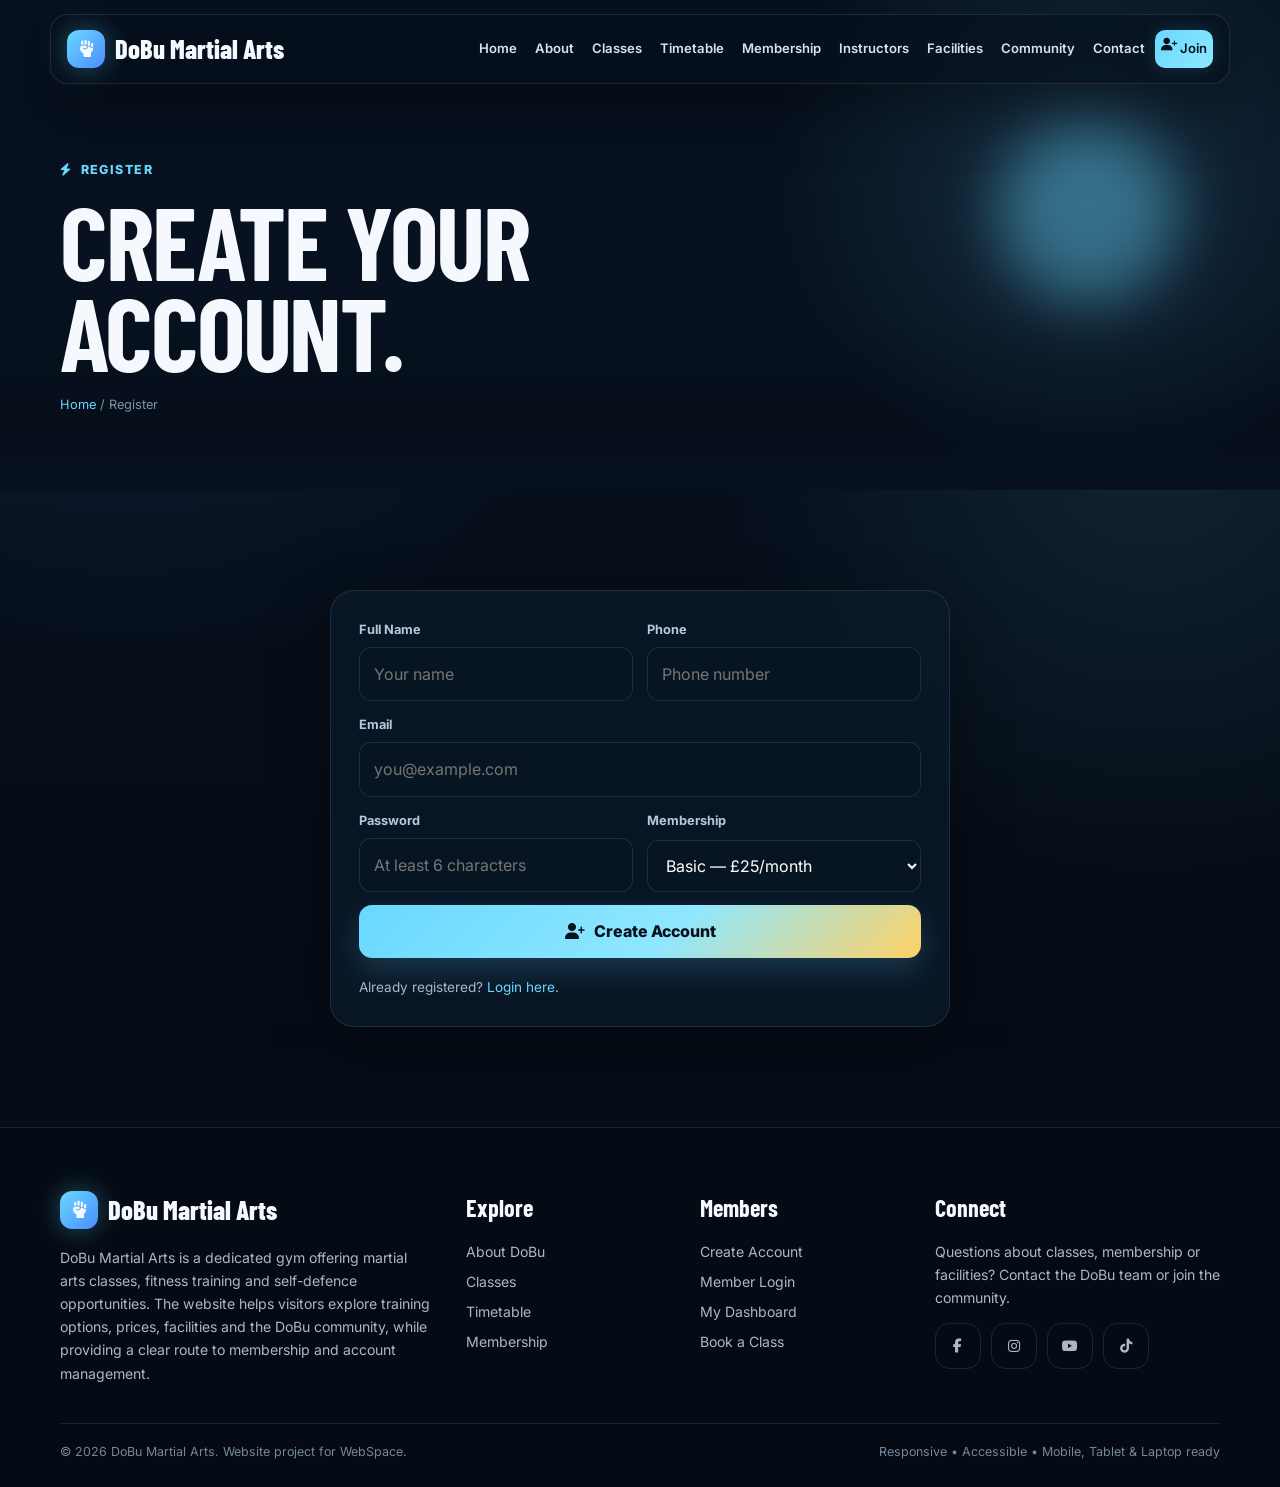
<file: register.html>
<!DOCTYPE html>
<html lang="en">

<head>
    <meta charset="UTF-8">
    <meta name="viewport" content="width=device-width, initial-scale=1.0">
    <title>DoBu Martial Arts | Register</title>
    <link rel="stylesheet" href="style.css">
    <link rel="stylesheet" href="https://cdnjs.cloudflare.com/ajax/libs/font-awesome/6.5.2/css/all.min.css">
    <link rel="shortcut icon" href="images/favicon.ico" type="image/x-icon">
</head>

<body>
    <header>
        <nav>
            <div class="logo">
                <span class="logo_mark"><i class="fa-solid fa-hand-fist"></i></span>
                <p>DoBu Martial Arts</p>
            </div>

            <button class="nav-toggle" aria-label="Open menu"><i class="fa-solid fa-bars"></i></button>

            <ul class="nav_link">
                <li><a href="index.html">Home</a></li>
                <li><a href="about.html">About</a></li>
                <li><a href="classes.html">Classes</a></li>
                <li><a href="timetable.html">Timetable</a></li>
                <li><a href="membership.html">Membership</a></li>
                <li><a href="instructors.html">Instructors</a></li>
                <li><a href="facilities.html">Facilities</a></li>
                <li><a href="community.html">Community</a></li>
                <li><a href="contact.html">Contact</a></li>
                <li class="join_tab">
                    <a href="register.html" class="active"><i class="fa-solid fa-user-plus"></i>&nbsp;Join</a>
                </li>
            </ul>
        </nav>
    </header>

    <main>
        <!-- Register title -->
        <section id="page-intro">
            <div class="glow_dot dot1"></div>

            <div class="container">
                <div class="intro-content reveal">
                    <span class="title"><i class="fa-solid fa-bolt"></i> Register</span>
                    <h1>CREATE YOUR
                        ACCOUNT.</h1>

                    <div class="path">
                        <a href="index.html">Home</a> / Register
                    </div>
                </div>
            </div>
        </section>

        <!-- Register Form -->
        <section id="main">
            <div class="container auth-wrap">
                <div class="panel reveal">
                    <form class="form" id="registerForm">
                        <div class="form-grid">
                            <div class="field">
                                <label>Full Name</label>
                                <input id="regName" required placeholder="Your name">
                            </div>

                            <div class="field">
                                <label>Phone</label>
                                <input id="regPhone" required placeholder="Phone number">
                            </div>
                        </div>

                        <div class="field">
                            <label>Email</label>
                            <input id="regEmail" type="email" required placeholder="you@example.com">
                        </div>

                        <div class="form-grid">
                            <div class="field">
                                <label>Password</label>
                                <input id="regPassword" type="password" required minlength="6"
                                    placeholder="At least 6 characters">
                            </div>

                            <div class="field">
                                <label>Membership</label>
                                <select id="regPlan">
                                    <option>Basic — £25/month</option>
                                    <option>Intermediate — £35/month</option>
                                    <option>Advanced — £45/month</option>
                                    <option>Elite — £60/month</option>
                                    <option>Junior — £25/month</option>
                                </select>
                            </div>
                        </div>

                        <button class="btn btn-explore" type="submit">
                            <i class="fa-solid fa-user-plus"></i> Create Account
                        </button>
                    </form>

                    <p style="color:var(--muted-color--);font-size:.85rem;margin-top:18px">
                        Already registered?
                        <a href="login.html" style="color:var(--cyan--)">Login here</a>.
                    </p>
                </div>
            </div>
        </section>

    </main>

    <!-- Message -->
    <div class="toast" role="status"></div>

    <footer>
        <div class="container">
            <div class="footer-grid">
                <div>
                    <div class="logo">
                        <span class="logo-mark"><i class="fa-solid fa-hand-fist"></i></span>DoBu Martial Arts
                    </div>
                    <p style="margin-top:14px">DoBu Martial Arts is a dedicated gym offering martial arts classes,
                        fitness training and self-defence opportunities. The website helps visitors explore training
                        options, prices, facilities and the DoBu community, while providing a clear route to membership
                        and account management.
                    </p>
                </div>

                <div>
                    <h3>Explore</h3>
                    <div class="footer-links">
                        <a href="about.html">About DoBu</a>
                        <a href="classes.html">Classes</a>
                        <a href="timetable.html">Timetable</a>
                        <a href="membership.html">Membership</a>
                    </div>
                </div>

                <div>
                    <h3>Members</h3>
                    <div class="footer-links">
                        <a href="register.html">Create Account</a>
                        <a href="login.html">Member Login</a>
                        <a href="dashboard.html">My Dashboard</a>
                        <a href="booking.html">Book a Class</a>
                    </div>
                </div>

                <div>
                    <h3>Connect</h3>
                    <p>Questions about classes, membership or facilities? Contact the DoBu team or join the community.
                    </p>
                    <div class="socials" style="margin-top:14px">
                        <a class="social" href="community.html" aria-label="Facebook">
                            <i class="fa-brands fa-facebook-f"></i>
                        </a>

                        <a class="social" href="community.html" aria-label="Instagram">
                            <i class="fa-brands fa-instagram"></i>
                        </a>

                        <a class="social" href="community.html" aria-label="YouTube">
                            <i class="fa-brands fa-youtube"></i>
                        </a>

                        <a class="social" href="community.html" aria-label="TikTok">
                            <i class="fa-brands fa-tiktok"></i>
                        </a>
                    </div>
                </div>
            </div>

            <div class="copyright">
                <span>© 2026 DoBu Martial Arts. Website project for WebSpace.</span>
                <span>Responsive • Accessible • Mobile, Tablet & Laptop ready</span>
            </div>

        </div>
    </footer>

    <script src="script.js"></script>

</body>

</html>
</file>
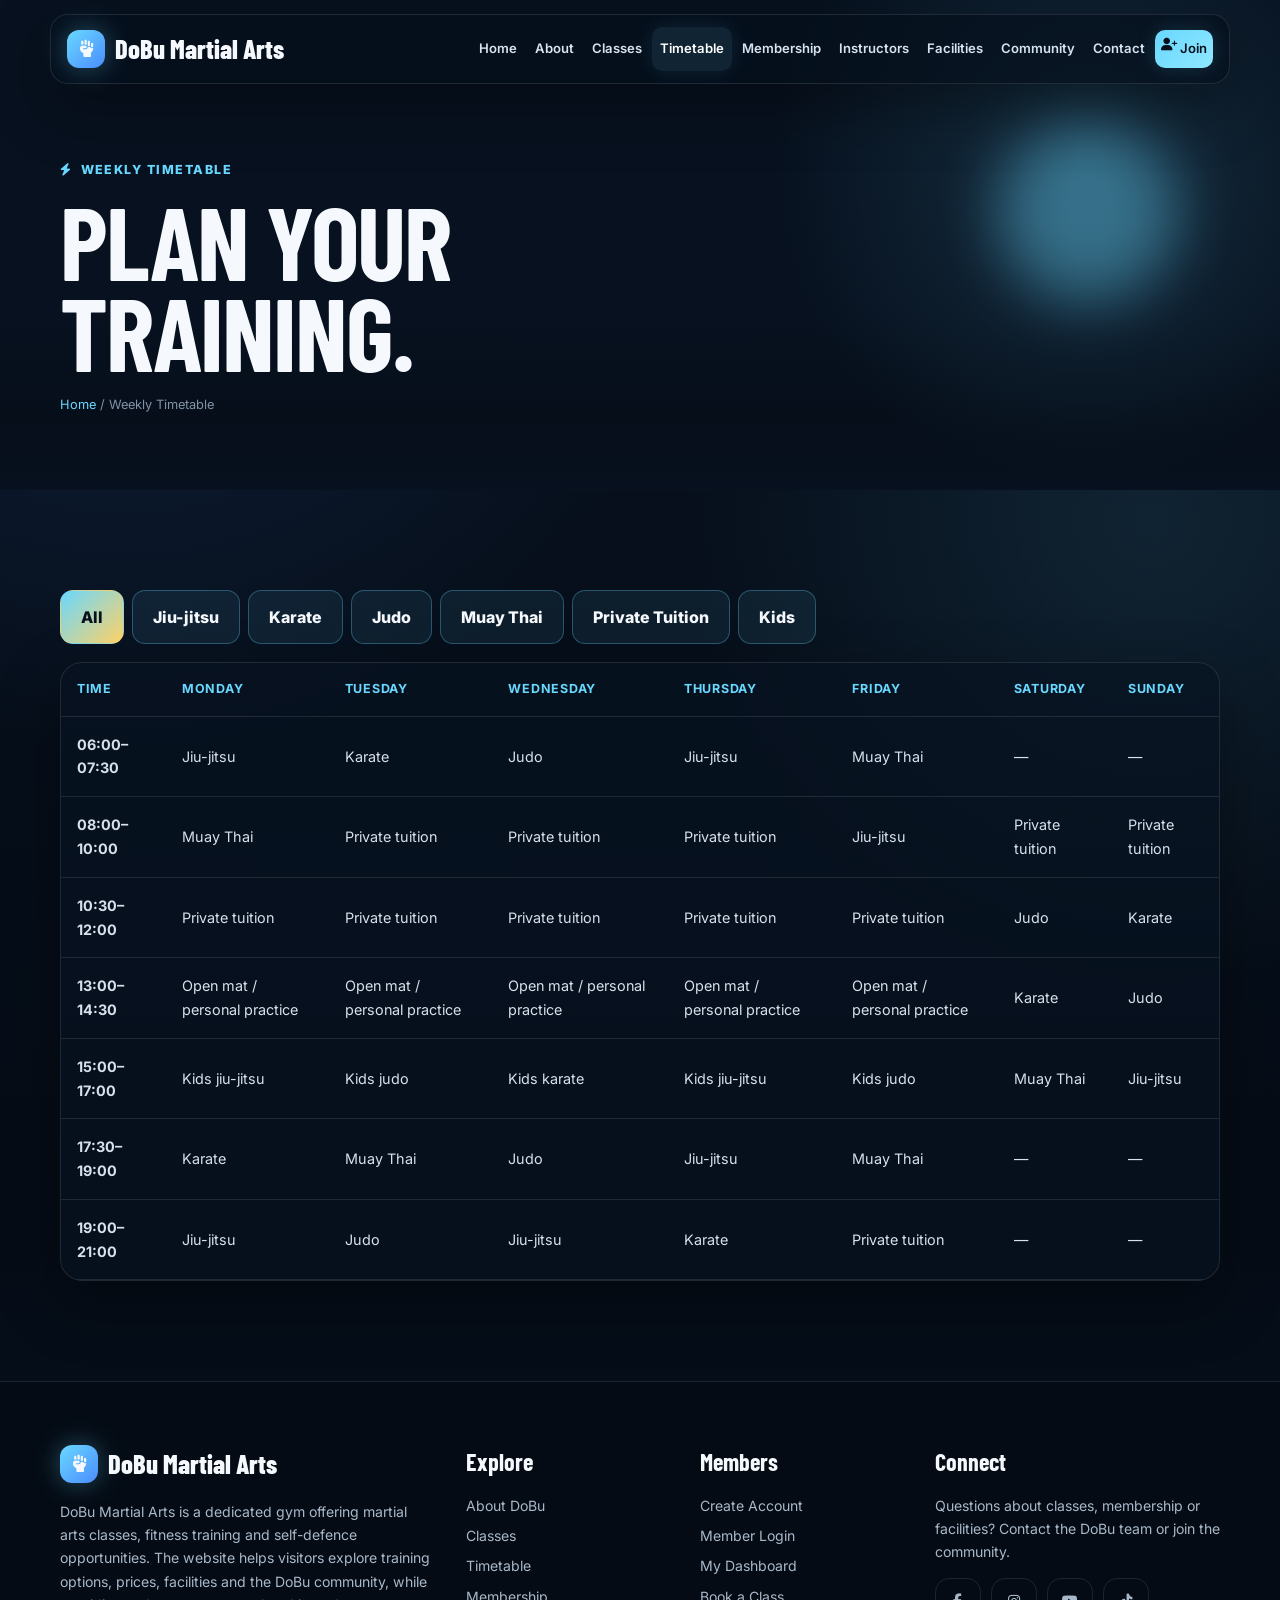
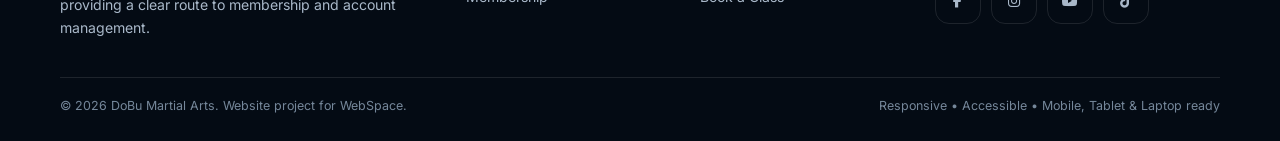
<file: timetable.html>
<!DOCTYPE html>
<html lang="en">

<head>
    <meta charset="UTF-8">
    <meta name="viewport" content="width=device-width, initial-scale=1.0">
    <title>DoBu Martial Arts | Timetable</title>
    <link rel="stylesheet" href="style.css">
    <link rel="stylesheet" href="https://cdnjs.cloudflare.com/ajax/libs/font-awesome/6.5.2/css/all.min.css">
    <link rel="shortcut icon" href="images/favicon.ico" type="image/x-icon">
</head>

<body>
    <header>
        <nav>
            <div class="logo">
                <span class="logo_mark"><i class="fa-solid fa-hand-fist"></i></span>
                <p>DoBu Martial Arts</p>
            </div>

            <button class="nav-toggle" aria-label="Open menu"><i class="fa-solid fa-bars"></i></button>

            <ul class="nav_link">
                <li><a href="index.html">Home</a></li>
                <li><a href="about.html">About</a></li>
                <li><a href="classes.html">Classes</a></li>
                <li><a href="timetable.html" class="active">Timetable</a></li>
                <li><a href="membership.html">Membership</a></li>
                <li><a href="instructors.html">Instructors</a></li>
                <li><a href="facilities.html">Facilities</a></li>
                <li><a href="community.html">Community</a></li>
                <li><a href="contact.html">Contact</a></li>
                <li class="join_tab">
                    <a href="register.html"><i class="fa-solid fa-user-plus"></i>&nbsp;Join</a>
                </li>
            </ul>
        </nav>
    </header>

    <main>
        <!-- Timetable title -->
        <section id="page-intro">
            <div class="glow_dot dot1"></div>

            <div class="container">
                <div class="intro-content reveal">
                    <span class="title"><i class="fa-solid fa-bolt"></i> Weekly Timetable</span>
                    <h1>PLAN YOUR
                        TRAINING.</h1>

                    <div class="path">
                        <a href="index.html">Home</a> / Weekly Timetable
                    </div>
                </div>
            </div>
        </section>

        <!-- Timetable -->
        <section id="main">
            <div class="container">
                <div style="display:flex; gap:8px; flex-wrap:wrap; margin-bottom:18px">
                    <button class="btn btn-view table-filter active" data-filter="all">All</button>
                    <button class="btn btn-view table-filter" data-filter="Jiu-jitsu">Jiu-jitsu</button>
                    <button class="btn btn-view table-filter" data-filter="Karate">Karate</button>
                    <button class="btn btn-view table-filter" data-filter="Judo">Judo</button>
                    <button class="btn btn-view table-filter" data-filter="Muay Thai">Muay Thai</button>
                    <button class="btn btn-view table-filter" data-filter="Private tuition">Private Tuition</button>
                    <button class="btn btn-view table-filter" data-filter="Kids">Kids</button>
                </div>

                <div class="table-wrap reveal">
                    <table>
                        <thead>
                        <tr>
                            <th>Time</th>
                            <th>Monday</th>
                            <th>Tuesday</th>
                            <th>Wednesday</th>
                            <th>Thursday</th>
                            <th>Friday</th>
                            <th>Saturday</th>
                            <th>Sunday</th>
                        </tr>
                    </thead>

                    <tbody>
                        <tr data-classes="Jiu-jitsu Karate Judo Jiu-jitsu Muay Thai — —">
                            <td><strong>06:00–07:30</strong></td>
                            <td>Jiu-jitsu</td>
                            <td>Karate</td>
                            <td>Judo</td>
                            <td>Jiu-jitsu</td>
                            <td>Muay Thai</td>
                            <td>—</td>
                            <td>—</td>
                        </tr>
                        <tr data-classes="Muay Thai Private tuition Private tuition Private tuition Jiu-jitsu Private tuition Private tuition">
                            <td><strong>08:00–10:00</strong></td>
                            <td>Muay Thai</td>
                            <td>Private tuition</td>
                            <td>Private tuition</td>
                            <td>Private tuition</td>
                            <td>Jiu-jitsu</td>
                            <td>Private tuition</td>
                            <td>Private tuition</td>
                        </tr>
                        <tr data-classes="Private tuition Private tuition Private tuition Private tuition Private tuition Judo Karate">
                            <td><strong>10:30–12:00</strong></td>
                            <td>Private tuition</td>
                            <td>Private tuition</td>
                            <td>Private tuition</td>
                            <td>Private tuition</td>
                            <td>Private tuition</td>
                            <td>Judo</td>
                            <td>Karate</td>
                        </tr>
                        <tr data-classes="Open mat / personal practice Open mat / personal practice Open mat / personal practice Open mat / personal practice Open mat / personal practice Karate Judo">
                            <td><strong>13:00–14:30</strong></td>
                            <td>Open mat / personal practice</td>
                            <td>Open mat / personal practice</td>
                            <td>Open mat / personal practice</td>
                            <td>Open mat / personal practice</td>
                            <td>Open mat / personal practice</td>
                            <td>Karate</td>
                            <td>Judo</td>
                        </tr>
                        <tr data-classes="Kids jiu-jitsu Kids judo Kids karate Kids jiu-jitsu Kids judo Muay Thai Jiu-jitsu">
                            <td><strong>15:00–17:00</strong></td>
                            <td>Kids jiu-jitsu</td>
                            <td>Kids judo</td>
                            <td>Kids karate</td>
                            <td>Kids jiu-jitsu</td>
                            <td>Kids judo</td>
                            <td>Muay Thai</td>
                            <td>Jiu-jitsu</td>
                        </tr>
                        <tr data-classes="Karate Muay Thai Judo Jiu-jitsu Muay Thai — —">
                            <td><strong>17:30–19:00</strong></td>
                            <td>Karate</td>
                            <td>Muay Thai</td>
                            <td>Judo</td>
                            <td>Jiu-jitsu</td>
                            <td>Muay Thai</td>
                            <td>—</td>
                            <td>—</td>
                        </tr>
                        <tr data-classes="Jiu-jitsu Judo Jiu-jitsu Karate Private tuition — —">
                            <td><strong>19:00–21:00</strong></td>
                            <td>Jiu-jitsu</td>
                            <td>Judo</td>
                            <td>Jiu-jitsu</td>
                            <td>Karate</td>
                            <td>Private tuition</td>
                            <td>—</td>
                            <td>—</td>
                        </tr>                        
                    </tbody>
                    </table>
                </div>
            </div>
        </section>

    </main>

    <!-- Message -->
    <div class="toast" role="status"></div>

    <footer>
        <div class="container">
            <div class="footer-grid">
                <div>
                    <div class="logo">
                        <span class="logo-mark"><i class="fa-solid fa-hand-fist"></i></span>DoBu Martial Arts
                    </div>
                    <p style="margin-top:14px">DoBu Martial Arts is a dedicated gym offering martial arts classes,
                        fitness training and self-defence opportunities. The website helps visitors explore training
                        options, prices, facilities and the DoBu community, while providing a clear route to membership
                        and account management.
                    </p>
                </div>

                <div>
                    <h3>Explore</h3>
                    <div class="footer-links">
                        <a href="about.html">About DoBu</a>
                        <a href="classes.html">Classes</a>
                        <a href="timetable.html">Timetable</a>
                        <a href="membership.html">Membership</a>
                    </div>
                </div>

                <div>
                    <h3>Members</h3>
                    <div class="footer-links">
                        <a href="register.html">Create Account</a>
                        <a href="login.html">Member Login</a>
                        <a href="dashboard.html">My Dashboard</a>
                        <a href="booking.html">Book a Class</a>
                    </div>
                </div>

                <div>
                    <h3>Connect</h3>
                    <p>Questions about classes, membership or facilities? Contact the DoBu team or join the community.
                    </p>
                    <div class="socials" style="margin-top:14px">
                        <a class="social" href="community.html" aria-label="Facebook">
                            <i class="fa-brands fa-facebook-f"></i>
                        </a>

                        <a class="social" href="community.html" aria-label="Instagram">
                            <i class="fa-brands fa-instagram"></i>
                        </a>

                        <a class="social" href="community.html" aria-label="YouTube">
                            <i class="fa-brands fa-youtube"></i>
                        </a>

                        <a class="social" href="community.html" aria-label="TikTok">
                            <i class="fa-brands fa-tiktok"></i>
                        </a>
                    </div>
                </div>
            </div>

            <div class="copyright">
                <span>© 2026 DoBu Martial Arts. Website project for WebSpace.</span>
                <span>Responsive • Accessible • Mobile, Tablet & Laptop ready</span>
            </div>

        </div>
    </footer>

    <script src="script.js"></script>

</body>

</html>
</file>
<file: style.css>
@import url('https://fonts.googleapis.com/css2?family=Barlow+Condensed:wght@500;600;700;800&family=Inter:wght@400;500;600;700;800&display=swap');

:root {
    --bg-color--: #07111f;
    --bg2-color--: #0b1729;
    --panel-color--: #0e1f33c7;
    --panel2-color--: #10243b;
    --text-color--: #f5f8fc;
    --muted-color--: #a9b8c9;
    --cyan--: #69d8ff;
    --blue--: #4b8dff;
    --gold--: #ffd166;
    --red--: #ff5c5c;
    --line--: rgba(255, 255, 255, .10);
    --shadow--: 0 22px 60px rgba(0, 0, 0, .34);
    --radius--: 24px;
}

* {
    box-sizing: border-box;
    margin: 0;
    padding: 0;
}

html {
    scroll-behavior: smooth;
}

a,
li {
    text-decoration: none;
    list-style-type: none;
    color: inherit;
}

button,
input,
select,
textarea {
    font: inherit;
}

img {
    display: block;
    width: 100%;
    object-fit: cover;
}


body {
    font-family: Inter, system-ui, sans-serif;
    color: var(--text-color--);
    background:
        radial-gradient(circle at 10% 10%, rgba(75, 141, 255, .14), transparent 30%),
        radial-gradient(circle at 90% 30%, rgba(105, 216, 255, .10), transparent 28%),
        linear-gradient(180deg, var(--bg-color--), #050c16 70%, #07111f);
    line-height: 1.65;
    overflow-x: hidden;
}

body:before {
    content: "";
    position: fixed;
    inset: 0;
    pointer-events: none;
    opacity: .18;
    background-image: linear-gradient(rgba(255, 255, 255, .025) 1px, transparent 1px), linear-gradient(90deg, rgba(255, 255, 255, .025) 1px, transparent 1px);
    background-size: 44px 44px;
    mask-image: linear-gradient(to bottom, black, transparent 80%);
}

/* Navigation Bar*/
nav {
    position: fixed;
    top: 14px;
    left: 50%;
    transform: translateX(-50%);
    z-index: 50;
    width: min(1180px, 94%);
    padding: 12px 16px;
    border: 1px solid var(--line--);
    background: rgba(6, 16, 29, .72);
    backdrop-filter: blur(18px);
    border-radius: 18px;
    display: flex;
    align-items: center;
    justify-content: space-between;
    box-shadow: var(--shadow--);
}

.logo {
    display: flex;
    align-items: center;
    gap: 10px;
    font-family: "Barlow Condensed";
    font-size: 1.65rem;
    font-weight: 800;
}

.logo_mark {
    width: 38px;
    height: 38px;
    border-radius: 12px;
    display: grid;
    place-items: center;
    background: linear-gradient(135deg, var(--cyan--), var(--blue--));
    box-shadow: 0 0 26px rgba(105, 216, 255, .35);
}

.logo_mark i {
    font-size: 1.1rem;
}

.nav-toggle {
    display: none;
    background: none;
    border: 0;
    color: white;
    font-size: 1.35rem;
}

.nav_link { 
    display: flex;
    gap: 2px;
    align-items: center;
}

.nav_link a {
    padding: 11px 8px;
    border-radius: 10px;
    color: #d7e3ef;
    font-size: .82rem;
    font-weight: 600;
    transition: .3s;
    white-space: nowrap;
    display: block;
}

.nav_link a:hover {
    color: white;
    background: rgba(105, 216, 255, .10);
    box-shadow: 0 0 20px rgba(105, 216, 255, .10);
}

.nav_link .active {
    color: white;
    background: rgba(105, 216, 255, .10);
    box-shadow: 0 0 20px rgba(105, 216, 255, .10);
}

.nav_link .join_tab a {
    padding: 8px 6px;
    display: inline-flex;
    background: linear-gradient(135deg, var(--cyan--), #8fe7ff);
    color: #06111d;
    box-shadow: 0 0 20px rgba(105, 216, 255, .16);
}

.nav_link .join_tab a:hover {
    background: linear-gradient(135deg, #8fe7ff, var(--gold--));
    color: #06111d !important;
}

/* Introduction */
#intro {
    min-height: 100vh;
    display: grid;
    align-items: center;
    padding: 150px 0 90px;
    position: relative;
    isolation: isolate;
    background: linear-gradient(90deg, rgba(3, 10, 18, .96) 0%, rgba(3, 10, 18, .72) 45%, rgba(3, 10, 18, .30) 100%), url('images/homescreen.jpg') center/cover;
}

#intro:after {
    content: "";
    position: absolute;
    inset: auto 0 0;
    height: 30%;
    background: linear-gradient(transparent, var(--bg));
    z-index: -1;
}

.glow_dot {
    position: absolute;
    border-radius: 50%;
    filter: blur(30px);
    opacity: .4;
    pointer-events: none;
}

.dot1 {
    width: 180px;
    height: 180px;
    background: var(--cyan--);
    right: 8%;
    top: 25%;
}

.dot2 {
    width: 130px;
    height: 130px;
    background: var(--gold--);
    left: 5%;
    bottom: 20%;
}

.container {
    width: min(1160px, 92%);
    margin: auto;
}

.intro-content {
    max-width: 760px;
}

.title {
    display: inline-flex;
    gap: 8px;
    align-items: center;
    color: var(--cyan--);
    font-weight: 800;
    letter-spacing: .12em;
    text-transform: uppercase;
    font-size: .78rem;
}

.intro-content h1 {
    font-family: "Barlow Condensed";
    font-size: clamp(4rem, 9vw, 8.5rem);
    line-height: .82;
    letter-spacing: -.02em;
    margin: 18px 0 24px;
}

.intro-content h1 span {
    background: linear-gradient(90deg, var(--cyan--), #fff, var(--gold--));
    -webkit-background-clip: text;
    background-clip: text;
    color: transparent;
}

.intro-content p {
    color: #d5e0eb;
    max-width: 650px;
    font-size: 1.05rem;
}


.intro-button {
    display: flex;
    gap: 12px;
    flex-wrap: wrap;
    margin-top: 30px;
}

.btn {
    display: inline-flex;
    align-items: center;
    justify-content: center;
    gap: 9px;
    border: 0;
    cursor: pointer;
    padding: 13px 20px;
    border-radius: 13px;
    font-weight: 800;
    transition: .3s;
    position: relative;
    overflow: hidden;
}

.btn-explore {
    color: #06111d;
    background: linear-gradient(135deg, var(--cyan--), #8fe7ff 55%, var(--gold--));
    box-shadow: 0 12px 32px rgba(105, 216, 255, .20);
}

.btn-explore:hover {
    transform: translateY(-4px);
    box-shadow: 0 0 25px rgba(105, 216, 255, .55), 0 18px 45px rgba(105, 216, 255, .22);
}

.btn-view {
    border: 1px solid rgba(105, 216, 255, .24);
    background: rgba(105, 216, 255, .07);
    color: #eaf7ff !important;
}

.btn-view:hover {
    border-color: rgba(105, 216, 255, .5);
    box-shadow: 0 0 24px rgba(105, 216, 255, .15);
    transform: translateY(-3px);
}


.intro-num {
    display: flex;
    gap: 18px;
    flex-wrap: wrap;
    margin-top: 48px;
}

.num {
    padding: 15px 18px;
    border: 1px solid var(--line--);
    border-radius: 16px;
    background: rgba(5, 15, 27, .54);
    backdrop-filter: blur(10px);
}

.num strong {
    display: block;
    font-family: "Barlow Condensed";
    font-size: 1.8rem;
    color: white;
}

.num span {
    font-size: .78rem;
    color: var(--muted-color--);
}


/* Category */
#main {
    padding: 100px 0;
    position: relative;
}

.category-title {
    max-width: 700px;
    margin-bottom: 44px;
}

.category-title h2 {
    font-family: "Barlow Condensed";
    font-size: clamp(2.6rem, 5vw, 4.5rem);
    line-height: .95;
    margin: 12px 0 16px;
    letter-spacing: .01em;
}

.category-title p {
    color: var(--muted-color--);
}


.info-grid {
    display: grid;
    grid-template-columns: repeat(3, 1fr);
    gap: 18px;
}

.info-card {
    padding: 24px;
    border: 1px solid var(--line--);
    border-radius: 20px;
    background: rgba(10, 25, 42, .7);
    transition: .3s;
}

.info-card:hover {
    transform: translateY(-6px);
    border-color: rgba(105, 216, 255, .35);
    box-shadow: 0 0 28px rgba(105, 216, 255, .10);
}

.icon {
    width: 40px;
    height: 40px;
    flex: 0 0 40px;
    border-radius: 12px;
    display: grid;
    place-items: center;
    background: linear-gradient(135deg, rgba(105, 216, 255, .18), rgba(75, 141, 255, .16));
    color: var(--cyan--);
}

.info-card h3 {
    font-family: "Barlow Condensed";
    font-size: 1.8rem;
    margin: 12px 0 6px;
}

.info-card p {
    color: var(--muted-color--);
    font-size: .9rem;
}


/* About */
.split {
    display: grid;
    grid-template-columns: 1.05fr .95fr;
    gap: 42px;
    align-items: center;
}

.feature-image {
    border-radius: 28px;
    overflow: hidden;
    border: 1px solid var(--line--);
    box-shadow: var(--shadow--);
    position: relative;
}

.feature-image:after {
    content: "";
    position: absolute;
    inset: 0;
    background: linear-gradient(135deg, rgba(105, 216, 255, .10), transparent 45%, rgba(255, 209, 102, .10));
}

.feature-image img {
    height: 520px;
}

.feature-list {
    display: grid;
    gap: 13px;
    margin-top: 24px;
}

.feature-list div {
    display: flex;
    gap: 13px;
    align-items: flex-start;
    padding: 16px;
    border: 1px solid var(--line--);
    border-radius: 16px;
    background: rgba(255, 255, 255, .025);
}

.feature-list strong {
    display: block;
}

.feature-list span {
    color: var(--muted-color--);
    font-size: .88rem;
}


/* Why choose DoBu */
#main {
    padding: 100px 0;
    position: relative;
}

/* Choice */
.cards {
    display: grid;
    grid-template-columns: repeat(3, 1fr);
    gap: 20px;
}

.card {
    background: linear-gradient(145deg, rgba(17, 38, 62, .9), rgba(8, 20, 35, .88));
    border: 1px solid var(--line--);
    border-radius: var(--radius--);
    overflow: hidden;
    box-shadow: 0 15px 45px rgba(0, 0, 0, .18);
    transition: .35s;
    position: relative;
}

.card:hover {
    transform: translateY(-9px);
    border-color: rgba(105, 216, 255, .38);
    box-shadow: 0 0 35px rgba(105, 216, 255, .12), 0 25px 60px rgba(0, 0, 0, .3);
}

.card-body {
    padding: 24px;
}

.pill {
    display: inline-flex;
    padding: 6px 10px;
    border-radius: 999px;
    background: rgba(105, 216, 255, .09);
    border: 1px solid rgba(105, 216, 255, .18);
    color: var(--cyan--);
    font-size: .75rem;
    font-weight: 800;
}

.card h3 {
    font-family: "Barlow Condensed";
    font-size: 2rem;
}

.card p {
    color: var(--muted-color--);
    font-size: .92rem;
    margin: 8px 0 14px;
}


/* Review */
.review-grid {
    display: grid;
    grid-template-columns: repeat(3, 1fr);
    gap: 20px;
}

.review {
    padding: 25px;
    border: 1px solid var(--line--);
    border-radius: 22px;
    background: linear-gradient(145deg, rgba(17, 38, 62, .9), rgba(8, 20, 35, .88));
    transition: .35s;
}

.review:hover {
    transform: translateY(-7px);
    border-color: rgba(255, 209, 102, .38);
    box-shadow: 0 0 30px rgba(255, 209, 102, .10);
}

.stars {
    color: var(--gold--);
    letter-spacing: 3px;
}

.review p {
    color: #c8d4e1;
    margin: 15px 0;
}

.review strong {
    font-family: "Barlow Condensed";
    font-size: 1.3rem;
}

.review small {
    color: var(--muted-color--);
}


/* Create Acc */
.panel {
    padding: 28px;
    border: 1px solid var(--line--);
    border-radius: 24px;
    background: rgba(10, 25, 42, .72);
    box-shadow: var(--shadow--);
}

.create_actions {
    display: flex;
    gap: 12px;
    flex-wrap: wrap;
    margin-top: 30px;
}

/* Message */
.toast {
    position: fixed;
    right: 20px;
    bottom: 20px;
    z-index: 80;
    padding: 14px 18px;
    border-radius: 14px;
    background: #102840;
    border: 1px solid rgba(105, 216, 255, .3);
    box-shadow: 0 0 30px rgba(105, 216, 255, .15);
    display: none;
}

.toast.show {
    display: block;
    animation: pop .3s ease;
}

@keyframes pop {
    from {
        transform: translateY(12px);
        opacity: 0;
    }

    to {
        transform: none;
        opacity: 1;
    }
}


/* Footer */
footer {
    padding: 60px 0 24px;
    border-top: 1px solid var(--line--);
    background: #040b14;
}

.footer-grid {
    display: grid;
    grid-template-columns: 1.3fr .7fr .7fr 1fr;
    gap: 35px;
}

.logo {
    display: flex;
    align-items: center;
    gap: 10px;
    font-family: "Barlow Condensed";
    font-size: 1.65rem;
    font-weight: 800;
}

.logo-mark {
    width: 38px;
    height: 38px;
    border-radius: 12px;
    display: grid;
    place-items: center;
    background: linear-gradient(135deg, var(--cyan--), var(--blue--));
    box-shadow: 0 0 26px rgba(105, 216, 255, .35);
}

.logo-mark i {
    font-size: 1.1rem;
}

footer h3 {
    font-family: "Barlow Condensed";
    font-size: 1.5rem;
    margin-bottom: 12px;
}

footer p,
footer a {
    color: var(--muted-color--);
    font-size: .88rem;
}

footer a:hover {
    color: var(--cyan--);
}

.footer-links {
    display: grid;
    gap: 7px;
}

.socials {
    display: flex;
    gap: 10px;
    flex-wrap: wrap;
}

.social {
    width: 46px;
    height: 46px;
    border: 1px solid var(--line--);
    border-radius: 14px;
    display: grid;
    place-items: center;
    transition: .3s;
}

.social:hover {
    transform: translateY(-4px) rotate(-3deg);
    background: rgba(105, 216, 255, .10);
    box-shadow: 0 0 25px rgba(105, 216, 255, .2);
    color: var(--cyan--);
}

.copyright {
    margin-top: 38px;
    padding-top: 18px;
    border-top: 1px solid var(--line--);
    color: #75879a;
    font-size: .78rem;
    display: flex;
    justify-content: space-between;
    gap: 15px;
}

.reveal {
    opacity: 0;
    transform: translateY(28px);
    transition: .75s;
}

.reveal.show {
    opacity: 1;
    transform: none;
}


/* About title */
#page-intro {
    padding: 155px 0 75px;
    position: relative;
    overflow: hidden;
    background: radial-gradient(circle at 85% 35%, rgba(105, 216, 255, .14), transparent 28%), linear-gradient(180deg, #07111f, #07111f 65%, #050c16);
}

#page-intro:after {
    content: "";
    position: absolute;
    inset: auto 0 0;
    height: 80px;
    background: linear-gradient(transparent, var(--bg-color--));
    pointer-events: none;
}

#page-intro .intro-content {
    position: relative;
    z-index: 2;
}

#page-intro .intro-content h1 {
    font-family: "Barlow Condensed";
    font-size: clamp(3.5rem, 8vw, 6.8rem);
    line-height: .88;
    margin: 14px 0;
}

#page-intro .intro-content p {
    max-width: 720px;
    color: var(--muted-color--);
    font-size: 1.02rem;
}

.path {
    color: #7f92a6;
    font-size: .8rem;
    margin-top: 18px;
}

.path a {
    color: var(--cyan--);
}


/* Gym  */
/* Team ability */
#main {
    padding: 100px 0;
    position: relative;
}


/* Booking Form */
.auth-wrap {
    max-width: 620px;
    margin: auto;
}

.form {
    display: grid;
    gap: 13px;
}

.field {
    display: grid;
    gap: 7px;
}

.field label {
    font-size: .8rem;
    color: #b8c8d8;
    font-weight: 700;
}

.field input,
.field select,
.field textarea {
    width: 100%;
    padding: 13px 14px;
    border-radius: 12px;
    border: 1px solid var(--line--);
    background: #071523;
    color: white;
    outline: 0;
    transition: .25s;
}

.field textarea {
    min-height: 130px;
    resize: vertical;
}

.field input:focus,
.field select:focus,
.field textarea:focus {
    border-color: rgba(105, 216, 255, .6);
    box-shadow: 0 0 0 4px rgba(105, 216, 255, .08);
}

.form-grid {
    display: grid;
    grid-template-columns: 1fr 1fr;
    gap: 14px;
}

/* Martial Arts */
.card-img {
    height: 220px;
    overflow: hidden;
}

.card-img img {
    height: 100%;
    transition: .5s;
}

.card:hover .card-img img {
    transform: scale(1.08);
}


/* Community Forum */
.community {
    display: grid;
    grid-template-columns: 1fr 1fr;
    gap: 20px;
}


/* Dashboard Login */
.dashboard-grid {
    display: grid;
    grid-template-columns: 1fr 1fr;
    gap: 20px;
}

.member-plan {
    padding: 22px;
    border: 1px solid var(--line--);
    border-radius: 18px;
    background: rgba(255, 255, 255, .025);
}

.member-plan strong {
    display: block;
    font-family: "Barlow Condensed";
    font-size: 2.2rem;
    color: var(--cyan--);
}


/* Instructors Name */
.instructor-grid {
    display: grid;
    grid-template-columns: repeat(3, 1fr);
    gap: 20px;
}

.avatar {
    height: 300px;
    overflow: hidden;
}

.avatar img {
    height: 100%;
    transition: .5s;
}

.card:hover .avatar img {
    transform: scale(1.06);
}


/* Price Card */
.price-grid {
    display: grid;
    grid-template-columns: repeat(4, 1fr);
    gap: 16px;
}

.price-card {
    padding: 25px;
    border: 1px solid var(--line--);
    border-radius: 22px;
    background: linear-gradient(150deg, #102740, #091727);
    transition: .35s;
}

.price-card:hover {
    transform: translateY(-8px);
    box-shadow: 0 0 35px rgba(105, 216, 255, .14);
    border-color: rgba(105, 216, 255, .4);
}

.price-card.featured {
    border-color: rgba(255, 209, 102, .48);
    box-shadow: 0 0 35px rgba(255, 209, 102, .08);
}

.price {
    font-family: "Barlow Condensed";
    font-size: 3rem;
    margin: 12px 0;
    color: white;
}

.price small {
    font: 500 .82rem Inter;
    color: var(--muted-color--);
}

.price-card ul {
    list-style: none;
    color: var(--muted-color--);
    font-size: .86rem;
    min-height: 78px;
    margin-bottom: 14px;
}

.price-card .btn {
    width: 100%;
    font-size: .82rem;
    padding: 11px 12px;
}

.price-card li {
    margin: 6px 0;
}

.price-card li:before {
    content: "✓";
    color: var(--cyan--);
    margin-right: 7px;
}


/* Timetable */
.table-filter {
    color: #f5f8fc !important;
    background: rgba(105, 216, 255, .08) !important;
    border-color: rgba(105, 216, 255, .30) !important;
    font-weight: 800 !important;
}

.table-filter.active {
    color: #06111d !important;
    background: linear-gradient(135deg, var(--cyan--), var(--gold--)) !important;
    border-color: transparent !important;
}

.table-wrap {
    overflow: auto;
    border: 1px solid var(--line--);
    border-radius: 22px;
    background: rgba(8, 19, 33, .7);
    box-shadow: var(--shadow--);
}

table {
    width: 100%;
    border-collapse: collapse;
    min-width: 850px;
}

th {
    color: var(--cyan--);
    font-size: .78rem;
    text-transform: uppercase;
    letter-spacing: .06em;
    padding: 16px;
    border-bottom: 1px solid var(--line--);
    text-align: left;
}

td {
    color: #d7e1ec;
    font-size: .9rem;
    padding: 16px;
    border-bottom: 1px solid var(--line--);
    text-align: left;
}

tr:hover td {
    background: rgba(105, 216, 255, .035);
}



@media(max-width:1050px) {
    .nav_link a {
        padding: 8px 6px;
        font-size: .76rem;
    }

    .review-grid,
    .info-grid {
        grid-template-columns: repeat(2, 1fr);
    }

    .price-grid {
        grid-template-columns: repeat(2, 1fr);
    }

    .cards {
        grid-template-columns: repeat(2, 1fr);
    }

    .footer-grid {
        grid-template-columns: 1fr 1fr;
    }

    .instructor-grid {
        grid-template-columns: repeat(2, 1fr);
    }
}

@media(max-width:900px) {
    nav {
        top: 8px;
    }

    .nav-toggle {
        display: block;
    }

    .nav_link {
        display: none;
        position: absolute;
        top: 62px;
        left: 0;
        right: 0;
        flex-direction: column;
        align-items: stretch;
        padding: 12px;
        background: rgba(6, 16, 29, .96);
        border: 1px solid var(--line--);
        border-radius: 16px;
    }

    .nav_link.open {
        display: flex;
    }

    .nav_link a {
        text-align: center;
        font-size: 0.9rem;
        padding: 10px;
    }

    .nav_link .join_tab {
        width: 100%;
        display: flex;
        justify-content: center;
    }

    .nav_link .join_tab a {
        display: block;
        width: 100%;
        text-align: center;
    }

    .intro {
        padding-top: 125px;
        min-height: 900px;
    }

    .intro h1 {
        font-size: clamp(3.5rem, 18vw, 6rem);
    }

    .main {
        padding: 75px 0;
    }

    .split,
    .community {
        grid-template-columns: 1fr;
    }

    .cards,
    .instructor-grid {
        grid-template-columns: 1fr;
    }

    .price-grid {
        grid-template-columns: 1fr 1fr;
    }

    .form-grid {
        grid-template-columns: 1fr;
    }

    .feature-image img {
        height: 380px;
    }

    .footer-grid {
        grid-template-columns: 1fr 1fr;
    }

    .review-grid,
    .info-grid,
    .dashboard-grid {
        grid-template-columns: 1fr;
    }

    .table-filter {
        color: #f5f8fc !important;
        background: rgba(105, 216, 255, .08) !important;
        border-color: rgba(105, 216, 255, .30) !important;
        font-weight: 800 !important;
    }

    .table-filter.active {
        color: #06111d !important;
        background: linear-gradient(135deg, var(--cyan--), var(--gold--)) !important;
        border-color: transparent !important;
    }
}

@media(max-width:480px) {
    .price-grid {
        grid-template-columns: 1fr;
    }

    .footer-grid {
        grid-template-columns: 1fr;
    }

    .copyright {
        flex-direction: column;
    }

    .intro-num {
        gap: 9px;
    }

    .num {
        flex: 1;
        min-width: 125px;
    }

    .intro-button .btn {
        width: 100%;
    }
}
</file>
